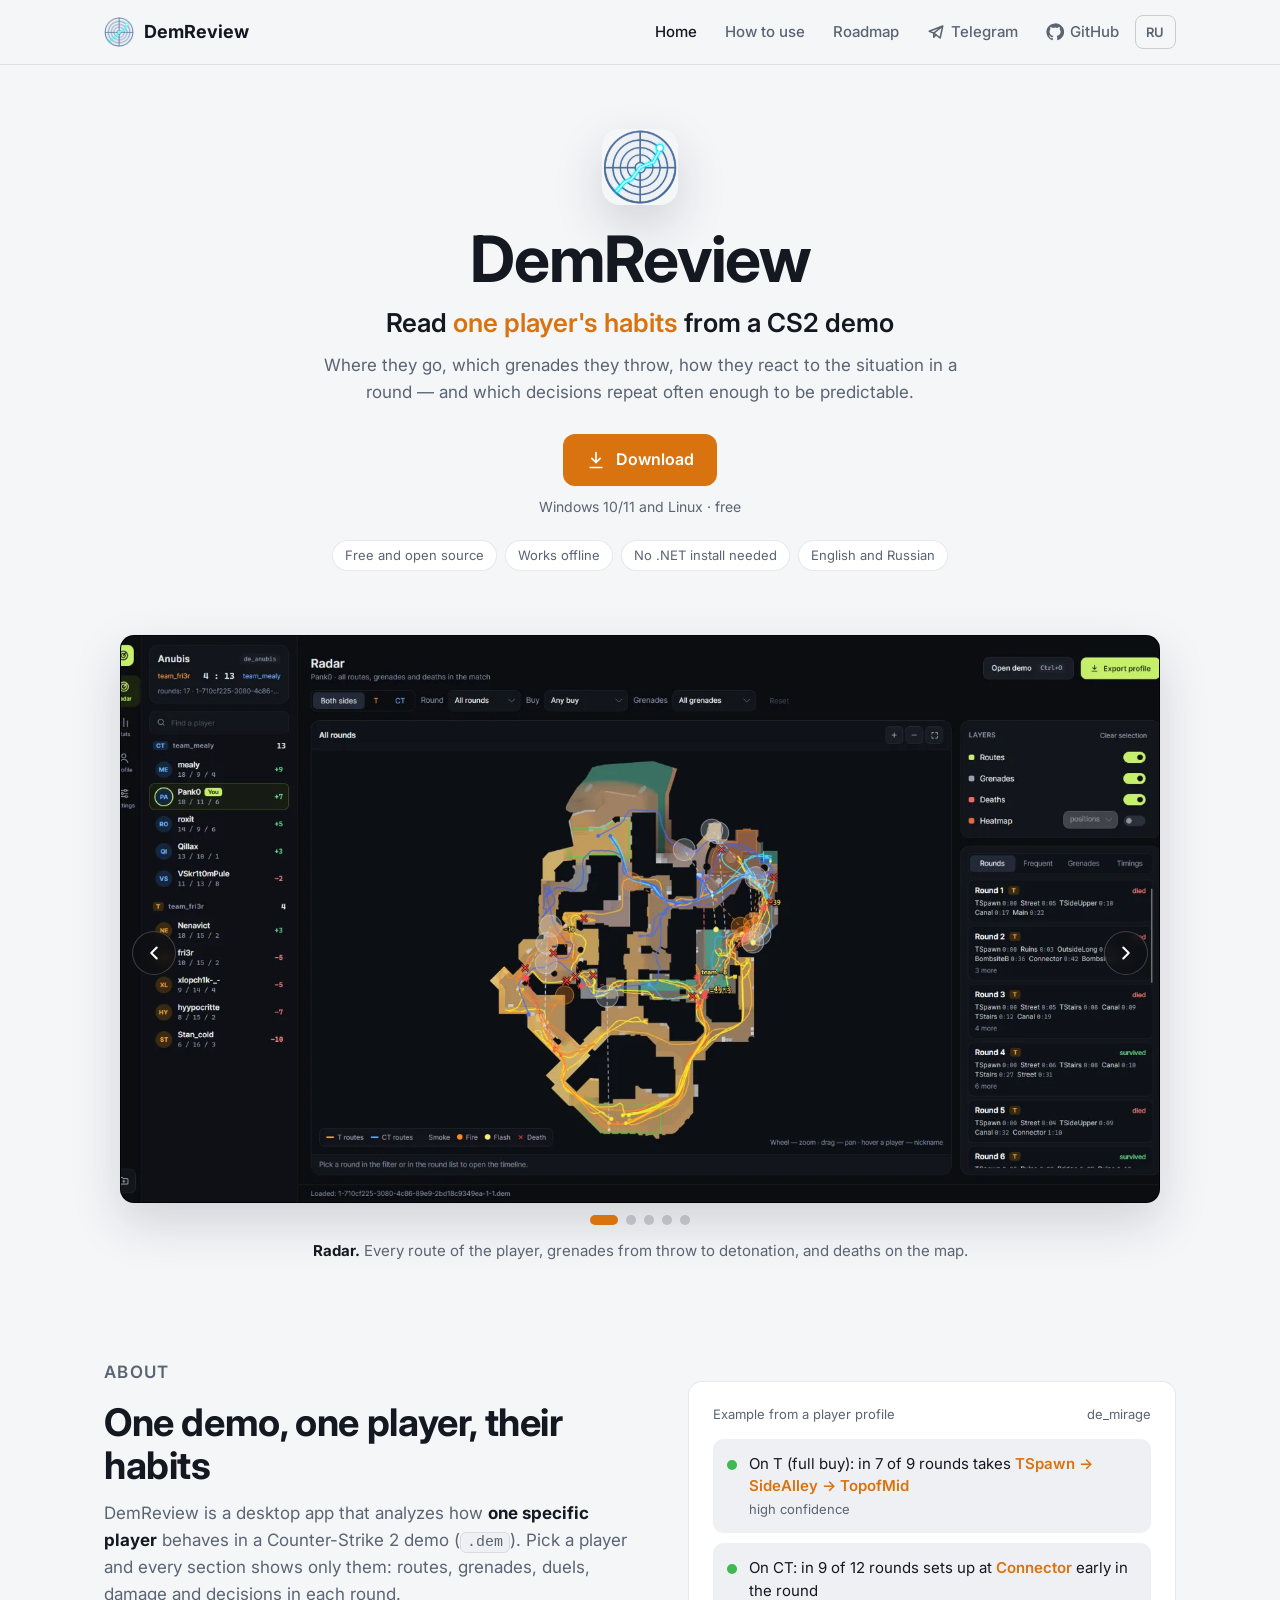
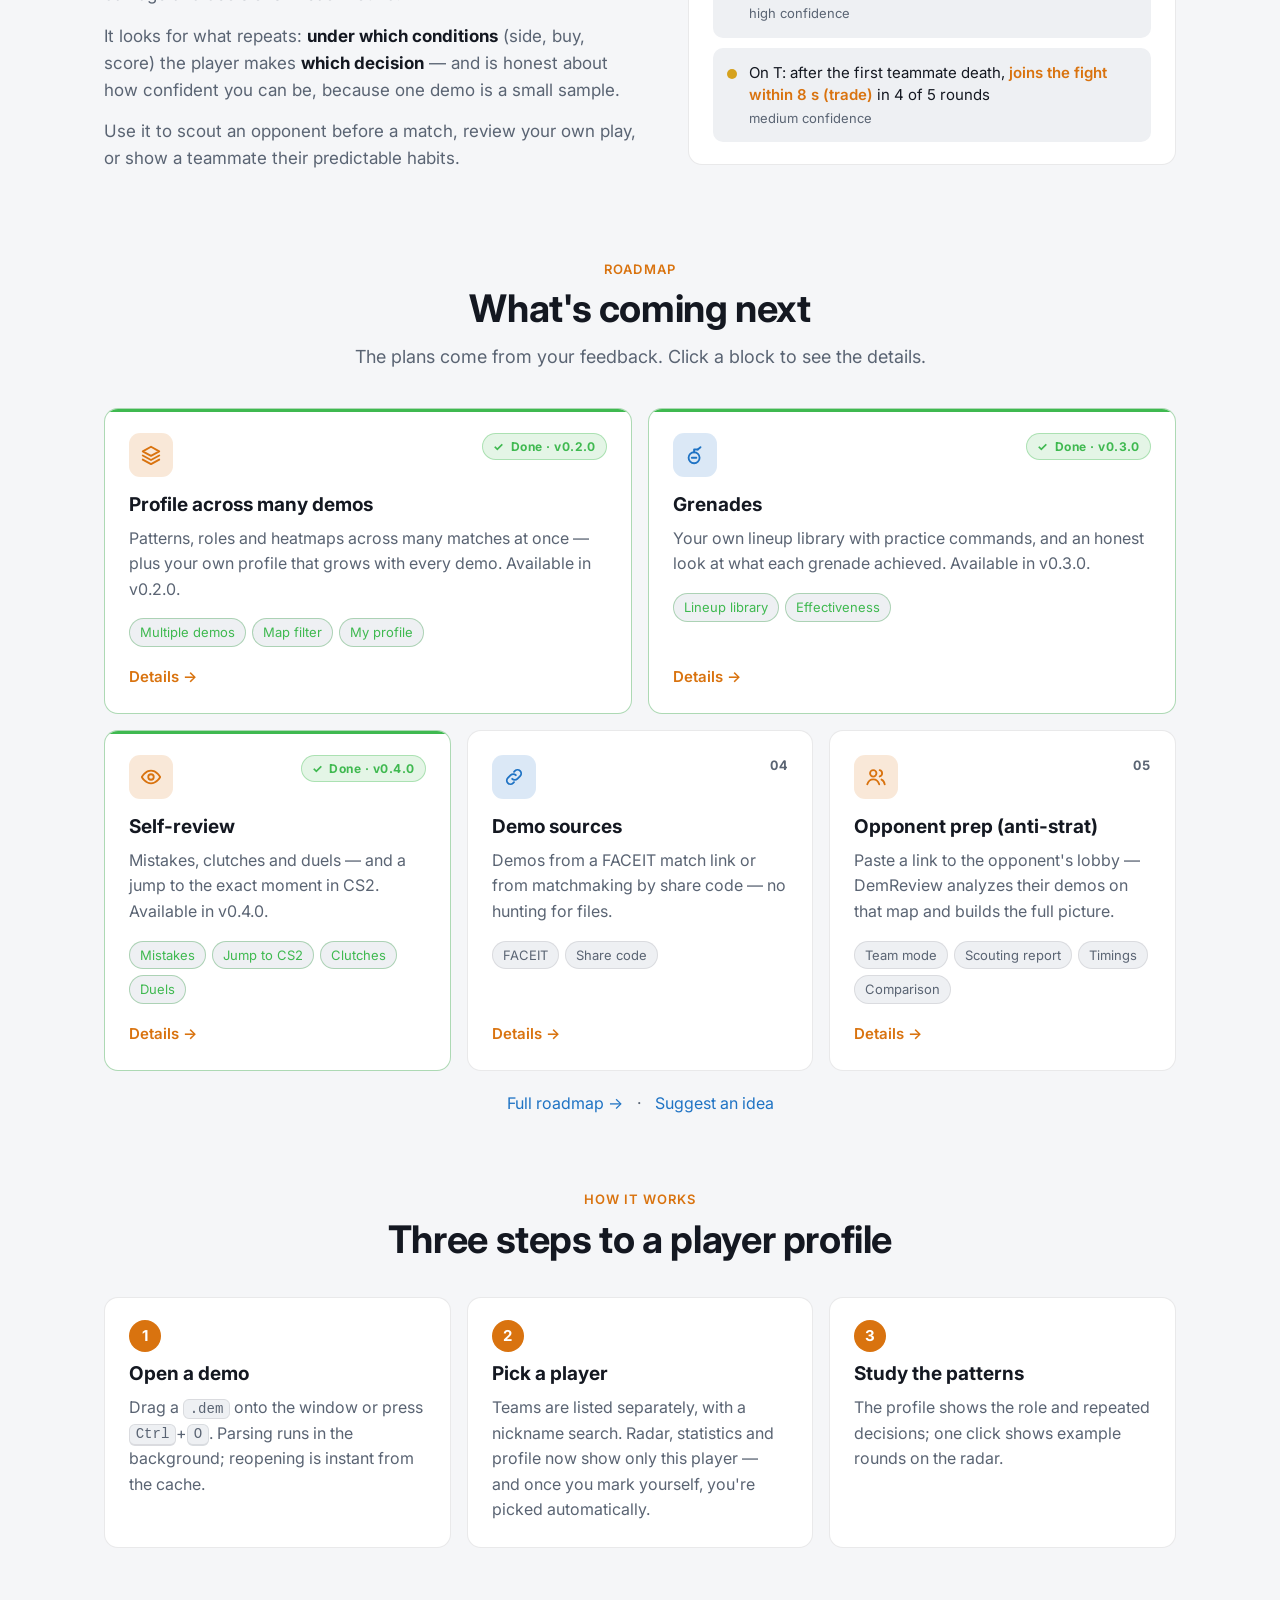
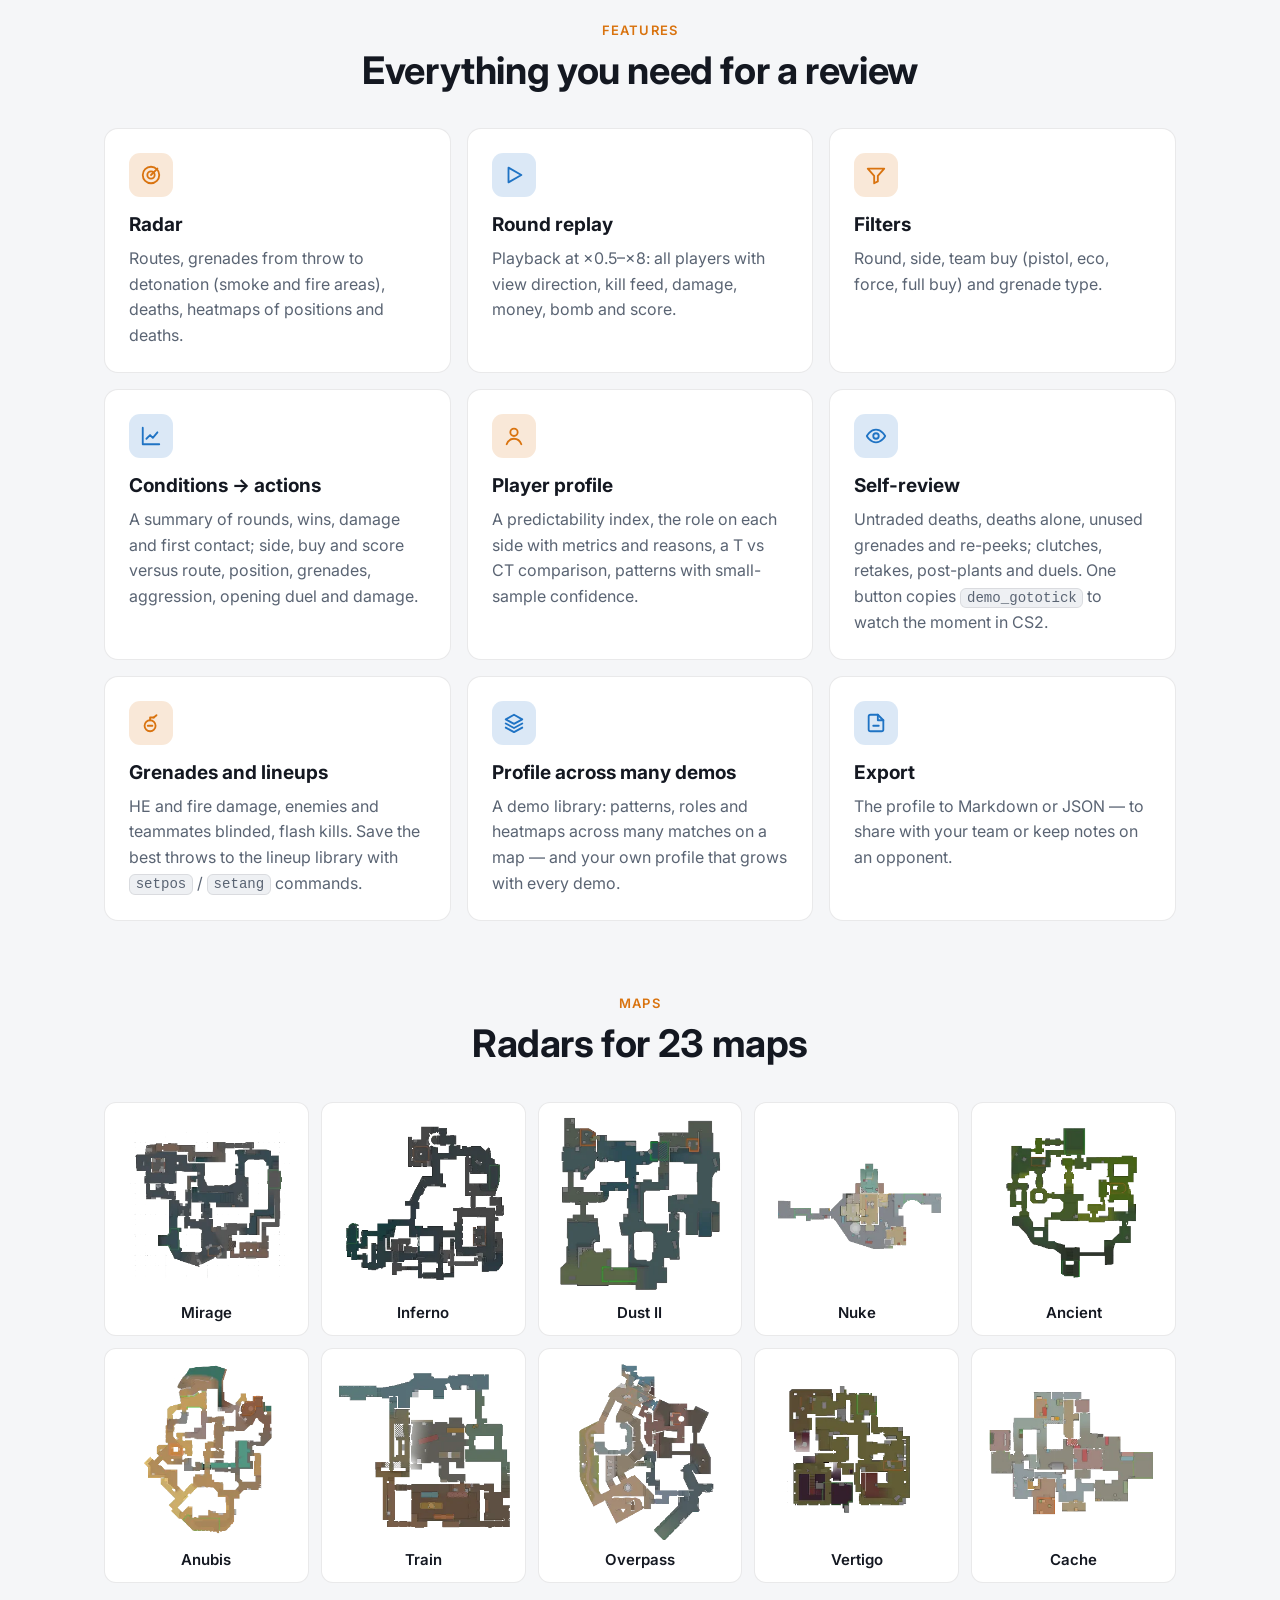
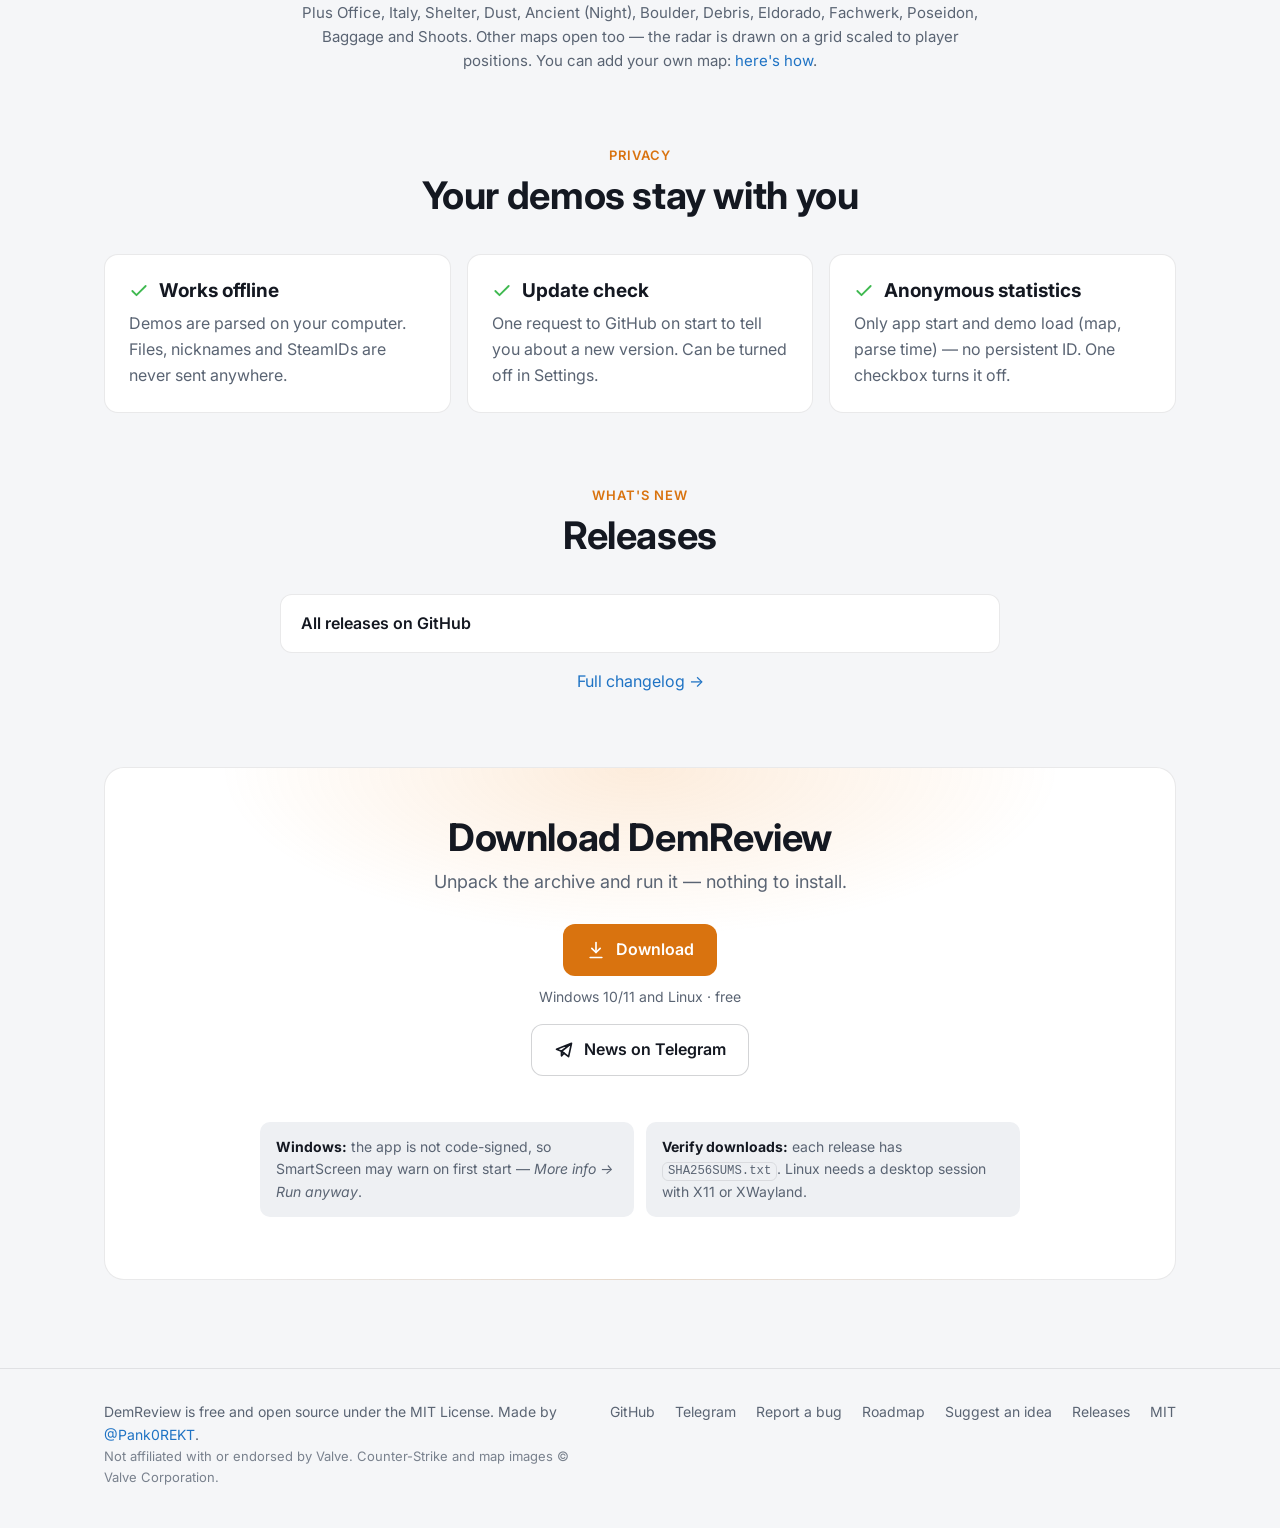
<file: site/index.html>
<!doctype html>
<html lang="en" data-title-ru="DemReview — анализ игрока по демке CS2" data-title-en="DemReview — CS2 demo analysis of one player">
<head>
  <meta charset="utf-8">
  <meta name="viewport" content="width=device-width, initial-scale=1">
  <title>DemReview — CS2 demo analysis of one player</title>
  <script>
    (function () {
      var saved = null;
      try { saved = localStorage.getItem("lang"); } catch (e) {}
      var langs = navigator.languages || [navigator.language || ""];
      var ru = /^(ru|uk|be|kk)/i.test(langs[0] || "");
      document.documentElement.lang = saved === "ru" || saved === "en" ? saved : (ru ? "ru" : "en");
    })();
  </script>
  <meta name="description" content="DemReview analyzes how one specific player behaves in a Counter-Strike 2 demo: routes, grenades, round replay, repeated patterns and a player profile. Free and open source for Windows and Linux.">
  <meta name="theme-color" content="#0e1014">
  <link rel="icon" type="image/png" href="assets/icon.png">
  <meta property="og:type" content="website">
  <meta property="og:title" content="DemReview — CS2 demo analysis of one player">
  <meta property="og:description" content="Routes, grenades, round replay, patterns and a player profile from a single .dem file. Free, open source, Windows & Linux.">
  <meta property="og:image" content="https://pank0rekt.github.io/demreview-cs2/assets/og.png">
  <meta property="og:image:width" content="1200">
  <meta property="og:image:height" content="630">
  <meta property="og:url" content="https://pank0rekt.github.io/demreview-cs2/">
  <meta name="twitter:card" content="summary_large_image">
  <link rel="preconnect" href="https://fonts.googleapis.com">
  <link rel="preconnect" href="https://fonts.gstatic.com" crossorigin>
  <link rel="stylesheet" href="https://fonts.googleapis.com/css2?family=Inter:wght@400;500;600;700&display=swap">
  <link rel="stylesheet" href="assets/style.css">
</head>
<body>
  <a class="skip-link" href="#main">
    <span data-lang="ru">К содержимому</span><span data-lang="en">Skip to content</span>
  </a>

  <header class="site-header">
    <div class="container">
      <a class="brand" href="./" aria-label="DemReview"><img src="assets/icon.png" alt="" width="30" height="30"><span class="brand-name">DemReview</span></a>
      <nav class="nav" aria-label="Main">
        <a class="nav-home" href="./" aria-current="page"><span data-lang="ru">Главная</span><span data-lang="en">Home</span></a>
        <a href="usage.html"><span data-lang="ru"><span class="nav-long">Как пользоваться</span><span class="nav-short">Гайд</span></span><span data-lang="en"><span class="nav-long">How to use</span><span class="nav-short">Guide</span></span></a>
        <a href="roadmap.html"><span data-lang="ru">Планы</span><span data-lang="en">Roadmap</span></a>
        <a class="nav-telegram" href="https://t.me/demreview">
          <svg viewBox="0 0 24 24" fill="none" stroke="currentColor" stroke-width="2" stroke-linecap="round" stroke-linejoin="round" aria-hidden="true"><path d="M21 4 3 11l6 2.5L21 4l-3.5 16L9 13.5"/><path d="M9 13.5V19l3-3.2"/></svg>
          <span>Telegram</span>
        </a>
        <a class="nav-github" href="https://github.com/Pank0REKT/demreview-cs2">
          <svg viewBox="0 0 24 24" fill="currentColor" aria-hidden="true"><path d="M12 .5a11.5 11.5 0 0 0-3.64 22.41c.58.1.79-.25.79-.56v-2c-3.2.7-3.88-1.37-3.88-1.37-.52-1.33-1.28-1.69-1.28-1.69-1.05-.72.08-.7.08-.7 1.16.08 1.77 1.19 1.77 1.19 1.03 1.77 2.7 1.26 3.36.96.1-.75.4-1.26.73-1.55-2.55-.29-5.24-1.28-5.24-5.69 0-1.26.45-2.29 1.19-3.1-.12-.29-.52-1.46.11-3.05 0 0 .97-.31 3.17 1.18a11 11 0 0 1 5.78 0c2.2-1.49 3.17-1.18 3.17-1.18.63 1.59.23 2.76.11 3.05.74.81 1.19 1.84 1.19 3.1 0 4.42-2.7 5.39-5.26 5.68.41.36.78 1.06.78 2.14v3.17c0 .31.21.67.8.56A11.5 11.5 0 0 0 12 .5Z"/></svg>
          <span>GitHub</span>
        </a>
        <button class="lang-toggle" type="button">RU</button>
      </nav>
    </div>
  </header>

  <main id="main">
    <!-- Первый экран -->
    <div class="hero container">
      <img class="hero-icon" src="assets/icon.png" alt="" width="76" height="76">
      <h1>DemReview</h1>
      <p class="tagline">
        <span data-lang="ru">Разбор <em>привычек одного игрока</em> по демке CS2</span>
        <span data-lang="en">Read <em>one player's habits</em> from a CS2 demo</span>
      </p>
      <p class="hero-sub">
        <span data-lang="ru">Куда он ходит, какие гранаты кидает, как реагирует на ситуацию в раунде — и какие решения повторяются настолько часто, что их можно предсказать.</span>
        <span data-lang="en">Where they go, which grenades they throw, how they react to the situation in a round — and which decisions repeat often enough to be predictable.</span>
      </p>

      <div class="download" data-download>
        <div class="download-buttons">
          <a class="btn btn-primary" href="https://github.com/Pank0REKT/demreview-cs2/releases/latest" data-releases-link>
            <svg viewBox="0 0 24 24" fill="none" stroke="currentColor" stroke-width="2" stroke-linecap="round" stroke-linejoin="round" aria-hidden="true"><path d="M12 3v12"/><path d="m7 10 5 5 5-5"/><path d="M5 21h14"/></svg>
            <span data-lang="ru">Скачать</span><span data-lang="en">Download</span>
          </a>
        </div>
        <p class="download-meta">
          <span data-lang="ru">Windows 10/11 и Linux · бесплатно</span><span data-lang="en">Windows 10/11 and Linux · free</span>
        </p>
      </div>

      <ul class="badges">
        <li><span data-lang="ru">Бесплатно и open source</span><span data-lang="en">Free and open source</span></li>
        <li><span data-lang="ru">Работает офлайн</span><span data-lang="en">Works offline</span></li>
        <li><span data-lang="ru">.NET ставить не нужно</span><span data-lang="en">No .NET install needed</span></li>
        <li><span data-lang="ru">Русский и английский</span><span data-lang="en">English and Russian</span></li>
      </ul>
    </div>

    <!-- Карусель скриншотов -->
    <div class="container">
      <div class="carousel" data-carousel aria-roledescription="carousel"
           data-i18n-attr="aria-label" data-ru-aria-label="Скриншоты" data-en-aria-label="Screenshots" aria-label="Screenshots">
        <div class="carousel-viewport">
          <div class="carousel-track">
            <figure class="slide">
              <button type="button" data-full="assets/shots/radar-routes.webp" data-i18n-attr="aria-label" data-ru-aria-label="Увеличить скриншот" data-en-aria-label="Enlarge screenshot" aria-label="Enlarge screenshot">
                <img src="assets/shots/radar-routes.webp" width="1600" height="848" data-i18n-attr="alt"
                     data-ru-alt="Радар: все маршруты, гранаты и смерти одного игрока" data-en-alt="Radar with all routes, grenades and deaths of one player" alt="Radar with all routes, grenades and deaths of one player">
              </button>
              <template><span data-lang="ru"><strong>Радар.</strong> Все маршруты игрока, гранаты от броска до детонации и смерти на подложке карты.</span><span data-lang="en"><strong>Radar.</strong> Every route of the player, grenades from throw to detonation, and deaths on the map.</span></template>
            </figure>
            <figure class="slide">
              <button type="button" data-full="assets/shots/timeline.webp" data-i18n-attr="aria-label" data-ru-aria-label="Увеличить скриншот" data-en-aria-label="Enlarge screenshot" aria-label="Enlarge screenshot">
                <img src="assets/shots/timeline.webp" width="1600" height="848" loading="lazy" data-i18n-attr="alt"
                     data-ru-alt="Повтор раунда: киллфид и всплывающий урон" data-en-alt="Round replay with kill feed and damage pop-ups" alt="Round replay with kill feed and damage pop-ups">
              </button>
              <template><span data-lang="ru"><strong>Повтор раунда.</strong> Таймлайн с воспроизведением, киллфид как в игре, урон над жертвами и контекст момента.</span><span data-lang="en"><strong>Round replay.</strong> A playable timeline, a game-style kill feed, damage pop-ups and the context of the moment.</span></template>
            </figure>
            <figure class="slide">
              <button type="button" data-full="assets/shots/statistics.webp" data-i18n-attr="aria-label" data-ru-aria-label="Увеличить скриншот" data-en-aria-label="Enlarge screenshot" aria-label="Enlarge screenshot">
                <img src="assets/shots/statistics.webp" width="1600" height="848" loading="lazy" data-i18n-attr="alt"
                     data-ru-alt="Статистика: плитки-сводка и таблица ситуаций игрока" data-en-alt="Statistics: summary tiles and the player situations table" alt="Statistics: summary tiles and the player situations table">
              </button>
              <template><span data-lang="ru"><strong>Статистика.</strong> Сводка по раундам, победам, урону и первому контакту, каждый раунд как «условия → решение» и частотные таблицы.</span><span data-lang="en"><strong>Statistics.</strong> A summary of rounds, wins, damage and first contact, every round as "conditions → decision", and frequency tables.</span></template>
            </figure>
            <figure class="slide">
              <button type="button" data-full="assets/shots/profile.webp" data-i18n-attr="aria-label" data-ru-aria-label="Увеличить скриншот" data-en-aria-label="Enlarge screenshot" aria-label="Enlarge screenshot">
                <img src="assets/shots/profile.webp" width="1600" height="848" loading="lazy" data-i18n-attr="alt"
                     data-ru-alt="Профиль игрока: предсказуемость, роли, T против CT и паттерны" data-en-alt="Player profile: predictability, roles, T vs CT and patterns" alt="Player profile: predictability, roles, T vs CT and patterns">
              </button>
              <template><span data-lang="ru"><strong>Профиль игрока.</strong> Предсказуемость, роль на каждой стороне с метриками, сравнение T и CT и паттерны с уверенностью.</span><span data-lang="en"><strong>Player profile.</strong> Predictability, the role on each side with metrics, a T vs CT comparison and patterns with confidence.</span></template>
            </figure>
            <figure class="slide">
              <button type="button" data-full="assets/shots/settings.webp" data-i18n-attr="aria-label" data-ru-aria-label="Увеличить скриншот" data-en-aria-label="Enlarge screenshot" aria-label="Enlarge screenshot">
                <img src="assets/shots/settings.webp" width="1600" height="848" loading="lazy" data-i18n-attr="alt"
                     data-ru-alt="Настройки: язык, основной игрок, кеш и пороги анализа" data-en-alt="Settings: language, main player, cache and analysis thresholds" alt="Settings: language, main player, cache and analysis thresholds">
              </button>
              <template><span data-lang="ru"><strong>Настройки.</strong> Язык, основной игрок, кеш демок и пороги анализа — без правки файлов.</span><span data-lang="en"><strong>Settings.</strong> Language, main player, demo cache and analysis thresholds — no file editing.</span></template>
            </figure>
          </div>
        </div>
        <button class="carousel-btn prev" type="button" data-i18n-attr="aria-label" data-ru-aria-label="Предыдущий" data-en-aria-label="Previous" aria-label="Previous">
          <svg viewBox="0 0 24 24" fill="none" stroke="currentColor" stroke-width="2.2" stroke-linecap="round" stroke-linejoin="round" aria-hidden="true"><path d="m15 18-6-6 6-6"/></svg>
        </button>
        <button class="carousel-btn next" type="button" data-i18n-attr="aria-label" data-ru-aria-label="Следующий" data-en-aria-label="Next" aria-label="Next">
          <svg viewBox="0 0 24 24" fill="none" stroke="currentColor" stroke-width="2.2" stroke-linecap="round" stroke-linejoin="round" aria-hidden="true"><path d="m9 18 6-6-6-6"/></svg>
        </button>
        <div class="carousel-dots"></div>
        <p class="carousel-caption" aria-live="polite"></p>
      </div>
    </div>

    <!-- Что это -->
    <section id="about">
      <div class="container about">
        <div class="about-text">
          <p class="eyebrow"><span data-lang="ru">О программе</span><span data-lang="en">About</span></p>
          <h2><span data-lang="ru">Одна демка — один игрок — его привычки</span><span data-lang="en">One demo, one player, their habits</span></h2>
          <p data-lang="ru">DemReview — десктопное приложение для анализа поведения <strong>конкретного игрока</strong> по демке Counter-Strike 2 (<code>.dem</code>). Выберите игрока — и все разделы покажут только его: маршруты, гранаты, дуэли, урон и решения в каждом раунде.</p>
          <p data-lang="en">DemReview is a desktop app that analyzes how <strong>one specific player</strong> behaves in a Counter-Strike 2 demo (<code>.dem</code>). Pick a player and every section shows only them: routes, grenades, duels, damage and decisions in each round.</p>
          <p data-lang="ru">Программа ищет то, что повторяется: <strong>в каких условиях</strong> (сторона, закупка, счёт) игрок принимает <strong>какое решение</strong> — и честно показывает, насколько уверенным можно быть, ведь одна демка — это малая выборка.</p>
          <p data-lang="en">It looks for what repeats: <strong>under which conditions</strong> (side, buy, score) the player makes <strong>which decision</strong> — and is honest about how confident you can be, because one demo is a small sample.</p>
          <p data-lang="ru">Пригодится, чтобы изучить соперника перед матчем, разобрать свою игру или помочь тиммейту увидеть его предсказуемые привычки.</p>
          <p data-lang="en">Use it to scout an opponent before a match, review your own play, or show a teammate their predictable habits.</p>
        </div>
        <div class="card pattern-card" aria-label="Example">
          <p class="label">
            <span><span data-lang="ru">Пример из профиля игрока</span><span data-lang="en">Example from a player profile</span></span>
            <span>de_mirage</span>
          </p>
          <div class="pattern">
            <span class="dot good" aria-hidden="true"></span>
            <p>
              <span data-lang="ru">На T при закупке «фулл-бай» в 7 из 9 раундов идёт <span class="route">TSpawn → SideAlley → TopofMid</span><span class="share">уверенность высокая</span></span>
              <span data-lang="en">On T (full buy): in 7 of 9 rounds takes <span class="route">TSpawn → SideAlley → TopofMid</span><span class="share">high confidence</span></span>
            </p>
          </div>
          <div class="pattern">
            <span class="dot good" aria-hidden="true"></span>
            <p>
              <span data-lang="ru">На CT в 9 из 12 раундов в начале раунда занимает <span class="route">Connector</span><span class="share">уверенность высокая</span></span>
              <span data-lang="en">On CT: in 9 of 12 rounds sets up at <span class="route">Connector</span> early in the round<span class="share">high confidence</span></span>
            </p>
          </div>
          <div class="pattern">
            <span class="dot warn" aria-hidden="true"></span>
            <p>
              <span data-lang="ru">На T после первой смерти в команде в 4 из 5 раундов в течение 8 с <span class="route">вступает в бой (размен)</span><span class="share">уверенность средняя</span></span>
              <span data-lang="en">On T: after the first teammate death, <span class="route">joins the fight within 8 s (trade)</span> in 4 of 5 rounds<span class="share">medium confidence</span></span>
            </p>
          </div>
        </div>
      </div>
    </section>

    <!-- Дорожная карта: сводка, подробности — roadmap.html -->
    <section id="roadmap">
      <div class="container">
        <div class="section-head">
          <p class="eyebrow"><span data-lang="ru">Дорожная карта</span><span data-lang="en">Roadmap</span></p>
          <h2><span data-lang="ru">Что будет дальше</span><span data-lang="en">What's coming next</span></h2>
          <p class="lead"><span data-lang="ru">Планы собраны из вашей обратной связи. Нажмите на блок — откроются подробности.</span><span data-lang="en">The plans come from your feedback. Click a block to see the details.</span></p>
        </div>
        <ul class="roadmap-grid">
          <li>
            <a class="card roadmap-card is-done" href="roadmap.html#profile">
              <span class="roadmap-card-top">
                <span class="feature-icon"><svg viewBox="0 0 24 24" fill="none" stroke="currentColor" stroke-width="2" stroke-linecap="round" stroke-linejoin="round" aria-hidden="true"><path d="m12 3 9 5-9 5-9-5 9-5Z"/><path d="m3 12.5 9 5 9-5"/><path d="m3 17 9 5 9-5"/></svg></span>
                <span class="status-done"><span data-lang="ru">Готово · v0.2.0</span><span data-lang="en">Done · v0.2.0</span></span>
              </span>
              <h3><span data-lang="ru">Профиль по многим демкам</span><span data-lang="en">Profile across many demos</span></h3>
              <p><span data-lang="ru">Паттерны, роли и тепловые карты сразу по многим матчам — и ваш личный профиль, который растёт с каждой демкой. Уже в v0.2.0.</span><span data-lang="en">Patterns, roles and heatmaps across many matches at once — plus your own profile that grows with every demo. Available in v0.2.0.</span></p>
              <ul class="roadmap-tags">
                <li><span data-lang="ru">Несколько демок</span><span data-lang="en">Multiple demos</span></li>
                <li><span data-lang="ru">Фильтр по карте</span><span data-lang="en">Map filter</span></li>
                <li><span data-lang="ru">Мой профиль</span><span data-lang="en">My profile</span></li>
              </ul>
              <span class="roadmap-more"><span data-lang="ru">Подробнее</span><span data-lang="en">Details</span> →</span>
            </a>
          </li>
          <li>
            <a class="card roadmap-card is-done" href="roadmap.html#grenades">
              <span class="roadmap-card-top">
                <span class="feature-icon ct"><svg viewBox="0 0 24 24" fill="none" stroke="currentColor" stroke-width="2" stroke-linecap="round" stroke-linejoin="round" aria-hidden="true"><circle cx="11" cy="15" r="6"/><path d="M11 9V6h4"/><path d="m15 6 3-2.5"/><path d="M8.5 15h5"/></svg></span>
                <span class="status-done"><span data-lang="ru">Готово · v0.3.0</span><span data-lang="en">Done · v0.3.0</span></span>
              </span>
              <h3><span data-lang="ru">Гранаты</span><span data-lang="en">Grenades</span></h3>
              <p><span data-lang="ru">Своя библиотека раскидок с командами для тренировки и честная оценка пользы каждой гранаты. Уже в v0.3.0.</span><span data-lang="en">Your own lineup library with practice commands, and an honest look at what each grenade achieved. Available in v0.3.0.</span></p>
              <ul class="roadmap-tags">
                <li><span data-lang="ru">Библиотека раскидок</span><span data-lang="en">Lineup library</span></li>
                <li><span data-lang="ru">Эффективность</span><span data-lang="en">Effectiveness</span></li>
              </ul>
              <span class="roadmap-more"><span data-lang="ru">Подробнее</span><span data-lang="en">Details</span> →</span>
            </a>
          </li>
          <li>
            <a class="card roadmap-card is-done" href="roadmap.html#self-review">
              <span class="roadmap-card-top">
                <span class="feature-icon"><svg viewBox="0 0 24 24" fill="none" stroke="currentColor" stroke-width="2" stroke-linecap="round" stroke-linejoin="round" aria-hidden="true"><path d="M2 12s3.5-7 10-7 10 7 10 7-3.5 7-10 7S2 12 2 12Z"/><circle cx="12" cy="12" r="3"/></svg></span>
                <span class="status-done"><span data-lang="ru">Готово · v0.4.0</span><span data-lang="en">Done · v0.4.0</span></span>
              </span>
              <h3><span data-lang="ru">Разбор своей игры</span><span data-lang="en">Self-review</span></h3>
              <p><span data-lang="ru">Ошибки, клатчи и дуэли — и переход к нужному моменту прямо в CS2. Уже в v0.4.0.</span><span data-lang="en">Mistakes, clutches and duels — and a jump to the exact moment in CS2. Available in v0.4.0.</span></p>
              <ul class="roadmap-tags">
                <li><span data-lang="ru">Ошибки</span><span data-lang="en">Mistakes</span></li>
                <li><span data-lang="ru">Момент в CS2</span><span data-lang="en">Jump to CS2</span></li>
                <li><span data-lang="ru">Клатчи</span><span data-lang="en">Clutches</span></li>
                <li><span data-lang="ru">Дуэли</span><span data-lang="en">Duels</span></li>
              </ul>
              <span class="roadmap-more"><span data-lang="ru">Подробнее</span><span data-lang="en">Details</span> →</span>
            </a>
          </li>
          <li>
            <a class="card roadmap-card" href="roadmap.html#sources">
              <span class="roadmap-card-top">
                <span class="feature-icon ct"><svg viewBox="0 0 24 24" fill="none" stroke="currentColor" stroke-width="2" stroke-linecap="round" stroke-linejoin="round" aria-hidden="true"><path d="M10 14a4 4 0 0 0 5.66 0l3-3a4 4 0 0 0-5.66-5.66l-1 1"/><path d="M14 10a4 4 0 0 0-5.66 0l-3 3a4 4 0 0 0 5.66 5.66l1-1"/></svg></span>
                <span class="roadmap-num">04</span>
              </span>
              <h3><span data-lang="ru">Источники демок</span><span data-lang="en">Demo sources</span></h3>
              <p><span data-lang="ru">Демка по ссылке на матч FACEIT и из матчмейкинга по share code — без ручного поиска файлов.</span><span data-lang="en">Demos from a FACEIT match link or from matchmaking by share code — no hunting for files.</span></p>
              <ul class="roadmap-tags">
                <li>FACEIT</li>
                <li>Share code</li>
              </ul>
              <span class="roadmap-more"><span data-lang="ru">Подробнее</span><span data-lang="en">Details</span> →</span>
            </a>
          </li>
          <li>
            <a class="card roadmap-card" href="roadmap.html#anti-strat">
              <span class="roadmap-card-top">
                <span class="feature-icon"><svg viewBox="0 0 24 24" fill="none" stroke="currentColor" stroke-width="2" stroke-linecap="round" stroke-linejoin="round" aria-hidden="true"><circle cx="9" cy="8" r="3.5"/><path d="M2.5 20c1-3.5 3.5-5.5 6.5-5.5s5.5 2 6.5 5.5"/><path d="M16 4.6a3.5 3.5 0 0 1 0 6.8"/><path d="M18 14.8c1.8.7 3 2.4 3.5 5.2"/></svg></span>
                <span class="roadmap-num">05</span>
              </span>
              <h3><span data-lang="ru">Подготовка к сопернику</span><span data-lang="en">Opponent prep (anti-strat)</span></h3>
              <p><span data-lang="ru">Вставьте ссылку на лобби соперника — DemReview разберёт их демки на этой карте и соберёт готовую картину.</span><span data-lang="en">Paste a link to the opponent's lobby — DemReview analyzes their demos on that map and builds the full picture.</span></p>
              <ul class="roadmap-tags">
                <li><span data-lang="ru">Режим «команда»</span><span data-lang="en">Team mode</span></li>
                <li><span data-lang="ru">Досье</span><span data-lang="en">Scouting report</span></li>
                <li><span data-lang="ru">Тайминги</span><span data-lang="en">Timings</span></li>
                <li><span data-lang="ru">Сравнение</span><span data-lang="en">Comparison</span></li>
              </ul>
              <span class="roadmap-more"><span data-lang="ru">Подробнее</span><span data-lang="en">Details</span> →</span>
            </a>
          </li>
        </ul>
        <p class="roadmap-footer">
          <a href="roadmap.html"><span data-lang="ru">Вся дорожная карта →</span><span data-lang="en">Full roadmap →</span></a>
          <span class="sep" aria-hidden="true">·</span>
          <a href="https://github.com/Pank0REKT/demreview-cs2/discussions/1"><span data-lang="ru">Предложить идею</span><span data-lang="en">Suggest an idea</span></a>
        </p>
      </div>
    </section>

    <!-- Как это работает -->
    <section id="how">
      <div class="container">
        <div class="section-head">
          <p class="eyebrow"><span data-lang="ru">Как это работает</span><span data-lang="en">How it works</span></p>
          <h2><span data-lang="ru">Три шага до профиля игрока</span><span data-lang="en">Three steps to a player profile</span></h2>
        </div>
        <ol class="steps">
          <li class="card">
            <h3><span data-lang="ru">Откройте демку</span><span data-lang="en">Open a demo</span></h3>
            <p><span data-lang="ru">Перетащите <code>.dem</code> на окно или нажмите <kbd>Ctrl</kbd>+<kbd>O</kbd>. Разбор идёт в фоне, повторное открытие — из кеша за секунды.</span><span data-lang="en">Drag a <code>.dem</code> onto the window or press <kbd>Ctrl</kbd>+<kbd>O</kbd>. Parsing runs in the background; reopening is instant from the cache.</span></p>
          </li>
          <li class="card">
            <h3><span data-lang="ru">Выберите игрока</span><span data-lang="en">Pick a player</span></h3>
            <p><span data-lang="ru">Команды — отдельными списками, есть поиск по нику. Радар, статистика и профиль сразу показывают только этого игрока, а себя можно отметить один раз — дальше вы выбраны автоматически.</span><span data-lang="en">Teams are listed separately, with a nickname search. Radar, statistics and profile now show only this player — and once you mark yourself, you're picked automatically.</span></p>
          </li>
          <li class="card">
            <h3><span data-lang="ru">Изучите паттерны</span><span data-lang="en">Study the patterns</span></h3>
            <p><span data-lang="ru">Профиль покажет роль и повторяющиеся решения; один клик — примеры раундов на радаре.</span><span data-lang="en">The profile shows the role and repeated decisions; one click shows example rounds on the radar.</span></p>
          </li>
        </ol>
      </div>
    </section>

    <!-- Возможности -->
    <section id="features">
      <div class="container">
        <div class="section-head">
          <p class="eyebrow"><span data-lang="ru">Возможности</span><span data-lang="en">Features</span></p>
          <h2><span data-lang="ru">Всё, что нужно для разбора</span><span data-lang="en">Everything you need for a review</span></h2>
        </div>
        <div class="features">
          <div class="card">
            <div class="feature-icon"><svg viewBox="0 0 24 24" fill="none" stroke="currentColor" stroke-width="2" stroke-linecap="round" stroke-linejoin="round" aria-hidden="true"><circle cx="12" cy="12" r="9"/><circle cx="12" cy="12" r="4"/><path d="M12 12 19 5"/></svg></div>
            <h3><span data-lang="ru">Радар</span><span data-lang="en">Radar</span></h3>
            <p><span data-lang="ru">Маршруты, гранаты от броска до детонации (зоны дыма и огня), смерти, тепловые карты позиций и смертей.</span><span data-lang="en">Routes, grenades from throw to detonation (smoke and fire areas), deaths, heatmaps of positions and deaths.</span></p>
          </div>
          <div class="card">
            <div class="feature-icon ct"><svg viewBox="0 0 24 24" fill="none" stroke="currentColor" stroke-width="2" stroke-linecap="round" stroke-linejoin="round" aria-hidden="true"><polygon points="6 4 20 12 6 20 6 4"/></svg></div>
            <h3><span data-lang="ru">Повтор раунда</span><span data-lang="en">Round replay</span></h3>
            <p><span data-lang="ru">Воспроизведение ×0,5–×8: все игроки с направлением взгляда, киллфид, урон, деньги, бомба и счёт.</span><span data-lang="en">Playback at ×0.5–×8: all players with view direction, kill feed, damage, money, bomb and score.</span></p>
          </div>
          <div class="card">
            <div class="feature-icon"><svg viewBox="0 0 24 24" fill="none" stroke="currentColor" stroke-width="2" stroke-linecap="round" stroke-linejoin="round" aria-hidden="true"><path d="M3 5h18l-7 8v6l-4 2v-8L3 5Z"/></svg></div>
            <h3><span data-lang="ru">Фильтры</span><span data-lang="en">Filters</span></h3>
            <p><span data-lang="ru">Раунд, сторона, закупка команды (пистолетка, эко, форс, фулл-бай) и тип гранаты.</span><span data-lang="en">Round, side, team buy (pistol, eco, force, full buy) and grenade type.</span></p>
          </div>
          <div class="card">
            <div class="feature-icon ct"><svg viewBox="0 0 24 24" fill="none" stroke="currentColor" stroke-width="2" stroke-linecap="round" stroke-linejoin="round" aria-hidden="true"><path d="M3 3v18h18"/><path d="M7 15l4-4 3 3 5-6"/></svg></div>
            <h3><span data-lang="ru">Условия → действия</span><span data-lang="en">Conditions → actions</span></h3>
            <p><span data-lang="ru">Сводка по раундам, победам, урону и первому контакту; сторона, закупка и счёт против маршрута, позиции, гранат, агрессии, первой дуэли и урона.</span><span data-lang="en">A summary of rounds, wins, damage and first contact; side, buy and score versus route, position, grenades, aggression, opening duel and damage.</span></p>
          </div>
          <div class="card">
            <div class="feature-icon"><svg viewBox="0 0 24 24" fill="none" stroke="currentColor" stroke-width="2" stroke-linecap="round" stroke-linejoin="round" aria-hidden="true"><circle cx="12" cy="8" r="4"/><path d="M4 21c1.5-4 4.5-6 8-6s6.5 2 8 6"/></svg></div>
            <h3><span data-lang="ru">Профиль игрока</span><span data-lang="en">Player profile</span></h3>
            <p><span data-lang="ru">Индекс предсказуемости, роль на каждой стороне с метриками и обоснованием, сравнение T и CT, паттерны с уверенностью по малой выборке.</span><span data-lang="en">A predictability index, the role on each side with metrics and reasons, a T vs CT comparison, patterns with small-sample confidence.</span></p>
          </div>
          <div class="card">
            <div class="feature-icon ct"><svg viewBox="0 0 24 24" fill="none" stroke="currentColor" stroke-width="2" stroke-linecap="round" stroke-linejoin="round" aria-hidden="true"><path d="M2 12s3.5-7 10-7 10 7 10 7-3.5 7-10 7S2 12 2 12Z"/><circle cx="12" cy="12" r="3"/></svg></div>
            <h3><span data-lang="ru">Разбор игры</span><span data-lang="en">Self-review</span></h3>
            <p><span data-lang="ru">Смерти без размена, в одиночку, с неброшенными гранатами и повторные пики; клатчи, ретейки, пост-плант и дуэли. Одна кнопка копирует <code>demo_gototick</code> — момент сразу в CS2.</span><span data-lang="en">Untraded deaths, deaths alone, unused grenades and re-peeks; clutches, retakes, post-plants and duels. One button copies <code>demo_gototick</code> to watch the moment in CS2.</span></p>
          </div>
          <div class="card">
            <div class="feature-icon"><svg viewBox="0 0 24 24" fill="none" stroke="currentColor" stroke-width="2" stroke-linecap="round" stroke-linejoin="round" aria-hidden="true"><circle cx="11" cy="15" r="6"/><path d="M11 9V6h4"/><path d="m15 6 3-2.5"/><path d="M8.5 15h5"/></svg></div>
            <h3><span data-lang="ru">Гранаты и раскидки</span><span data-lang="en">Grenades and lineups</span></h3>
            <p><span data-lang="ru">Урон HE и огня, ослеплённые противники и свои, убийства ослеплённых. Лучшие броски — в библиотеку раскидок с командами <code>setpos</code> / <code>setang</code>.</span><span data-lang="en">HE and fire damage, enemies and teammates blinded, flash kills. Save the best throws to the lineup library with <code>setpos</code> / <code>setang</code> commands.</span></p>
          </div>
          <div class="card">
            <div class="feature-icon ct"><svg viewBox="0 0 24 24" fill="none" stroke="currentColor" stroke-width="2" stroke-linecap="round" stroke-linejoin="round" aria-hidden="true"><path d="m12 3 9 5-9 5-9-5 9-5Z"/><path d="m3 12.5 9 5 9-5"/><path d="m3 17 9 5 9-5"/></svg></div>
            <h3><span data-lang="ru">Профиль по многим демкам</span><span data-lang="en">Profile across many demos</span></h3>
            <p><span data-lang="ru">Библиотека демок: паттерны, роли и тепловые карты сразу по многим матчам на карте — и ваш профиль, который растёт с каждой демкой.</span><span data-lang="en">A demo library: patterns, roles and heatmaps across many matches on a map — and your own profile that grows with every demo.</span></p>
          </div>
          <div class="card">
            <div class="feature-icon ct"><svg viewBox="0 0 24 24" fill="none" stroke="currentColor" stroke-width="2" stroke-linecap="round" stroke-linejoin="round" aria-hidden="true"><path d="M14 3H6a2 2 0 0 0-2 2v14a2 2 0 0 0 2 2h12a2 2 0 0 0 2-2V9l-6-6Z"/><path d="M14 3v6h6"/><path d="M9 15h6"/></svg></div>
            <h3><span data-lang="ru">Экспорт</span><span data-lang="en">Export</span></h3>
            <p><span data-lang="ru">Профиль в Markdown или JSON — чтобы поделиться с командой или сохранить заметки к сопернику.</span><span data-lang="en">The profile to Markdown or JSON — to share with your team or keep notes on an opponent.</span></p>
          </div>
        </div>
      </div>
    </section>

    <!-- Карты -->
    <section id="maps">
      <div class="container">
        <div class="section-head">
          <p class="eyebrow"><span data-lang="ru">Карты</span><span data-lang="en">Maps</span></p>
          <h2><span data-lang="ru">Радары для 23 карт</span><span data-lang="en">Radars for 23 maps</span></h2>
        </div>
        <ul class="maps">
          <li><img src="assets/maps/de_mirage.webp" alt="" width="320" height="320" loading="lazy">Mirage</li>
          <li><img src="assets/maps/de_inferno.webp" alt="" width="320" height="320" loading="lazy">Inferno</li>
          <li><img src="assets/maps/de_dust2.webp" alt="" width="320" height="320" loading="lazy">Dust II</li>
          <li><img src="assets/maps/de_nuke.webp" alt="" width="320" height="320" loading="lazy">Nuke</li>
          <li><img src="assets/maps/de_ancient.webp" alt="" width="320" height="320" loading="lazy">Ancient</li>
          <li><img src="assets/maps/de_anubis.webp" alt="" width="320" height="320" loading="lazy">Anubis</li>
          <li><img src="assets/maps/de_train.webp" alt="" width="320" height="320" loading="lazy">Train</li>
          <li><img src="assets/maps/de_overpass.webp" alt="" width="320" height="320" loading="lazy">Overpass</li>
          <li><img src="assets/maps/de_vertigo.webp" alt="" width="320" height="320" loading="lazy">Vertigo</li>
          <li><img src="assets/maps/de_cache.webp" alt="" width="320" height="320" loading="lazy">Cache</li>
        </ul>
        <p class="maps-note">
          <span data-lang="ru">А также Office, Italy, Shelter, Dust, Ancient (Night), Boulder, Debris, Eldorado, Fachwerk, Poseidon, Baggage и Shoots. Другие карты тоже открываются — радар рисуется на сетке с масштабом по позициям игроков. Свою карту можно добавить: <a href="usage.html#faq-map">как это сделать</a>.</span>
          <span data-lang="en">Plus Office, Italy, Shelter, Dust, Ancient (Night), Boulder, Debris, Eldorado, Fachwerk, Poseidon, Baggage and Shoots. Other maps open too — the radar is drawn on a grid scaled to player positions. You can add your own map: <a href="usage.html#faq-map">here's how</a>.</span>
        </p>
      </div>
    </section>

    <!-- Приватность -->
    <section id="privacy">
      <div class="container">
        <div class="section-head">
          <p class="eyebrow"><span data-lang="ru">Приватность</span><span data-lang="en">Privacy</span></p>
          <h2><span data-lang="ru">Ваши демки остаются у вас</span><span data-lang="en">Your demos stay with you</span></h2>
        </div>
        <div class="privacy">
          <div class="card">
            <h3><svg viewBox="0 0 24 24" fill="none" stroke="currentColor" stroke-width="2.2" stroke-linecap="round" stroke-linejoin="round" aria-hidden="true"><path d="M20 6 9 17l-5-5"/></svg><span data-lang="ru">Работает офлайн</span><span data-lang="en">Works offline</span></h3>
            <p><span data-lang="ru">Демки разбираются на вашем компьютере. Файлы, ники и SteamID никуда не отправляются.</span><span data-lang="en">Demos are parsed on your computer. Files, nicknames and SteamIDs are never sent anywhere.</span></p>
          </div>
          <div class="card">
            <h3><svg viewBox="0 0 24 24" fill="none" stroke="currentColor" stroke-width="2.2" stroke-linecap="round" stroke-linejoin="round" aria-hidden="true"><path d="M20 6 9 17l-5-5"/></svg><span data-lang="ru">Проверка обновлений</span><span data-lang="en">Update check</span></h3>
            <p><span data-lang="ru">Один запрос к GitHub при запуске, чтобы сообщить о новой версии. Отключается в настройках.</span><span data-lang="en">One request to GitHub on start to tell you about a new version. Can be turned off in Settings.</span></p>
          </div>
          <div class="card">
            <h3><svg viewBox="0 0 24 24" fill="none" stroke="currentColor" stroke-width="2.2" stroke-linecap="round" stroke-linejoin="round" aria-hidden="true"><path d="M20 6 9 17l-5-5"/></svg><span data-lang="ru">Анонимная статистика</span><span data-lang="en">Anonymous statistics</span></h3>
            <p><span data-lang="ru">Только запуск и загрузка демки (карта, время разбора) — без постоянного ID. Отключается одним флажком.</span><span data-lang="en">Only app start and demo load (map, parse time) — no persistent ID. One checkbox turns it off.</span></p>
          </div>
        </div>
      </div>
    </section>

    <!-- Что нового -->
    <section id="releases">
      <div class="container">
        <div class="section-head">
          <p class="eyebrow"><span data-lang="ru">Что нового</span><span data-lang="en">What's new</span></p>
          <h2><span data-lang="ru">Релизы</span><span data-lang="en">Releases</span></h2>
        </div>
        <ul class="releases" data-releases>
          <li><a href="https://github.com/Pank0REKT/demreview-cs2/releases" ><span class="ver"><span data-lang="ru">Все релизы на GitHub</span><span data-lang="en">All releases on GitHub</span></span></a></li>
        </ul>
        <p class="releases-more">
          <a href="https://github.com/Pank0REKT/demreview-cs2/blob/main/CHANGELOG.md"><span data-lang="ru">Полный список изменений →</span><span data-lang="en">Full changelog →</span></a>
        </p>
      </div>
    </section>

    <!-- Скачать -->
    <div class="container">
      <div class="cta" id="download">
        <h2><span data-lang="ru">Скачать DemReview</span><span data-lang="en">Download DemReview</span></h2>
        <p class="lead"><span data-lang="ru">Распакуйте архив и запустите — устанавливать ничего не нужно.</span><span data-lang="en">Unpack the archive and run it — nothing to install.</span></p>
        <div class="download" data-download>
          <div class="download-buttons">
            <a class="btn btn-primary" href="https://github.com/Pank0REKT/demreview-cs2/releases/latest" data-releases-link>
              <svg viewBox="0 0 24 24" fill="none" stroke="currentColor" stroke-width="2" stroke-linecap="round" stroke-linejoin="round" aria-hidden="true"><path d="M12 3v12"/><path d="m7 10 5 5 5-5"/><path d="M5 21h14"/></svg>
              <span data-lang="ru">Скачать</span><span data-lang="en">Download</span>
            </a>
          </div>
          <p class="download-meta">
            <span data-lang="ru">Windows 10/11 и Linux · бесплатно</span><span data-lang="en">Windows 10/11 and Linux · free</span>
          </p>
        </div>
        <div class="download-buttons cta-telegram">
          <a class="btn btn-ghost" href="https://t.me/demreview">
            <svg viewBox="0 0 24 24" fill="none" stroke="currentColor" stroke-width="2" stroke-linecap="round" stroke-linejoin="round" aria-hidden="true"><path d="M21 4 3 11l6 2.5L21 4l-3.5 16L9 13.5"/><path d="M9 13.5V19l3-3.2"/></svg>
            <span data-lang="ru">Новости в Telegram</span><span data-lang="en">News on Telegram</span>
          </a>
        </div>
        <div class="cta-notes">
          <p class="note"><span data-lang="ru"><strong>Windows:</strong> программа не подписана, поэтому SmartScreen может предупредить при первом запуске — «Подробнее → Выполнить в любом случае».</span><span data-lang="en"><strong>Windows:</strong> the app is not code-signed, so SmartScreen may warn on first start — <em>More info → Run anyway</em>.</span></p>
          <p class="note"><span data-lang="ru"><strong>Проверка файлов:</strong> к каждому релизу приложен <code>SHA256SUMS.txt</code>. На Linux нужен графический сеанс с X11 или XWayland.</span><span data-lang="en"><strong>Verify downloads:</strong> each release has <code>SHA256SUMS.txt</code>. Linux needs a desktop session with X11 or XWayland.</span></p>
        </div>
      </div>
    </div>
  </main>

  <footer class="site-footer">
    <div class="container">
      <div>
        <p><span data-lang="ru">DemReview — бесплатный проект с открытым кодом под лицензией MIT. Автор — <a href="https://github.com/Pank0REKT">@Pank0REKT</a>.</span><span data-lang="en">DemReview is free and open source under the MIT License. Made by <a href="https://github.com/Pank0REKT">@Pank0REKT</a>.</span></p>
        <p class="disclaimer"><span data-lang="ru">Не связан с Valve и не одобрен ею. Counter-Strike и изображения карт — © Valve Corporation.</span><span data-lang="en">Not affiliated with or endorsed by Valve. Counter-Strike and map images © Valve Corporation.</span></p>
      </div>
      <ul class="footer-links">
        <li><a href="https://github.com/Pank0REKT/demreview-cs2">GitHub</a></li>
        <li><a href="https://t.me/demreview">Telegram</a></li>
        <li><a href="https://github.com/Pank0REKT/demreview-cs2/issues"><span data-lang="ru">Сообщить об ошибке</span><span data-lang="en">Report a bug</span></a></li>
        <li><a href="roadmap.html"><span data-lang="ru">Дорожная карта</span><span data-lang="en">Roadmap</span></a></li>
        <li><a href="https://github.com/Pank0REKT/demreview-cs2/discussions/1"><span data-lang="ru">Предложить идею</span><span data-lang="en">Suggest an idea</span></a></li>
        <li><a href="https://github.com/Pank0REKT/demreview-cs2/releases"><span data-lang="ru">Релизы</span><span data-lang="en">Releases</span></a></li>
        <li><a href="https://github.com/Pank0REKT/demreview-cs2/blob/main/LICENSE">MIT</a></li>
      </ul>
    </div>
  </footer>

  <dialog class="lightbox">
    <form method="dialog"><button type="submit" aria-label="Close">×</button></form>
    <img alt="">
  </dialog>

  <script src="assets/site.js" defer></script>
</body>
</html>
</file>
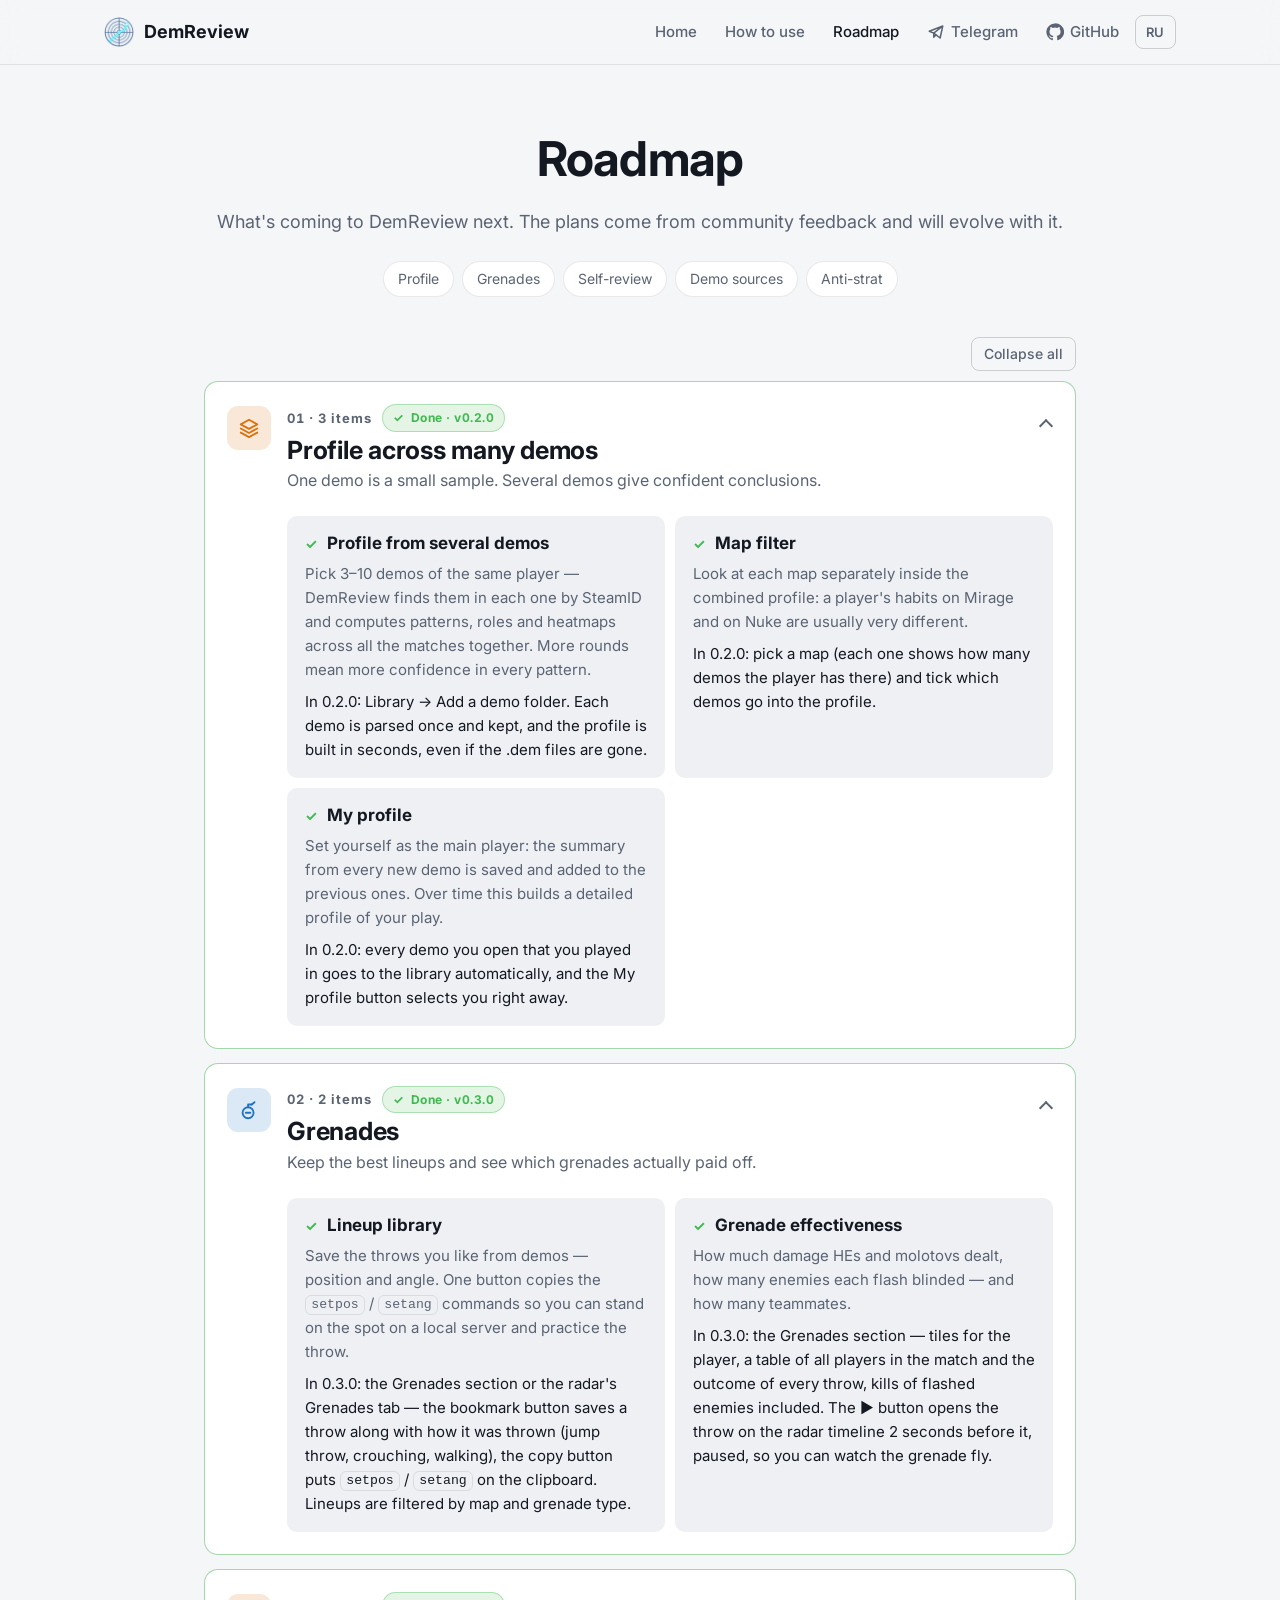
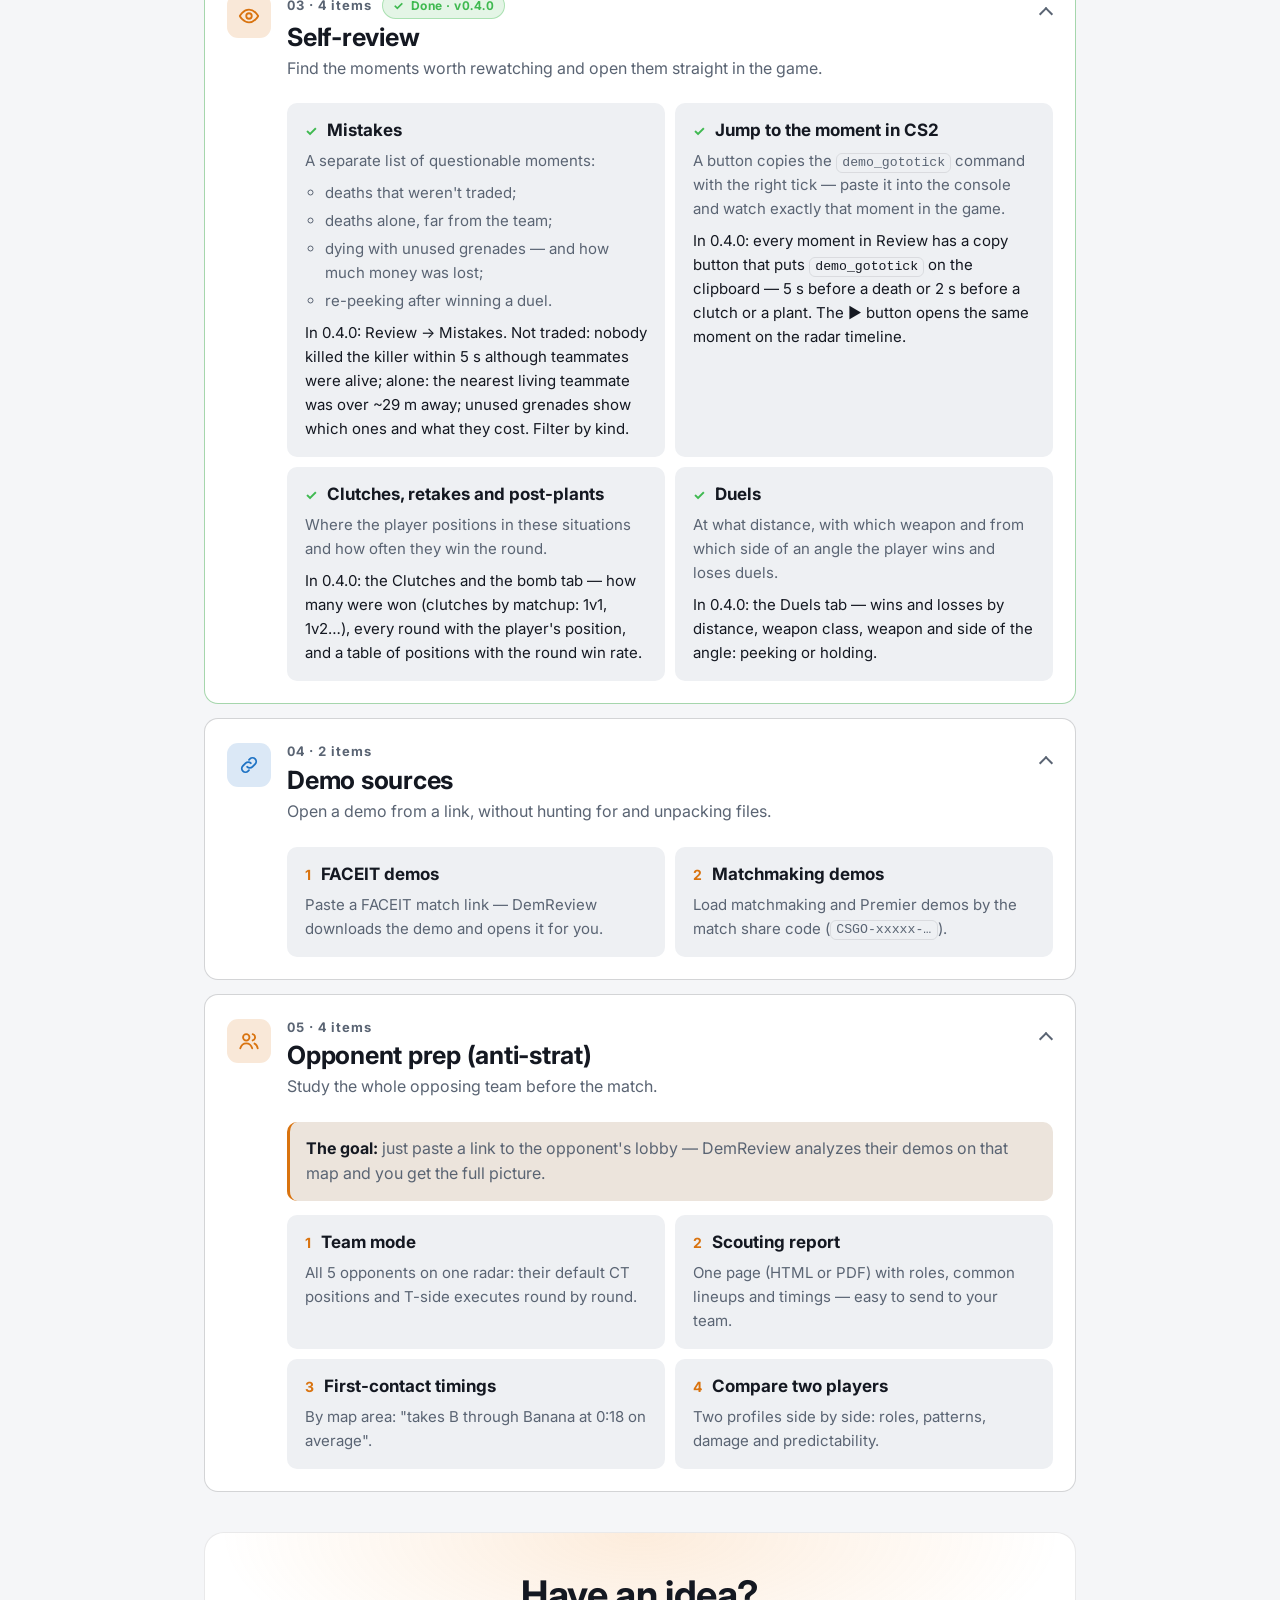
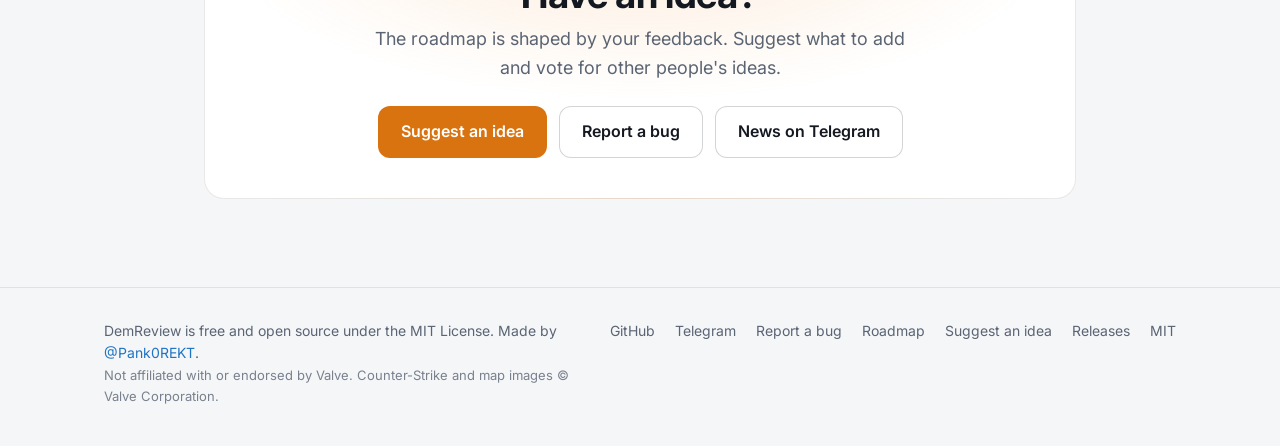
<file: site/roadmap.html>
<!doctype html>
<html lang="en" data-title-ru="Дорожная карта — DemReview" data-title-en="Roadmap — DemReview">
<head>
  <meta charset="utf-8">
  <meta name="viewport" content="width=device-width, initial-scale=1">
  <title>Roadmap — DemReview</title>
  <script>
    (function () {
      var saved = null;
      try { saved = localStorage.getItem("lang"); } catch (e) {}
      var langs = navigator.languages || [navigator.language || ""];
      var ru = /^(ru|uk|be|kk)/i.test(langs[0] || "");
      document.documentElement.lang = saved === "ru" || saved === "en" ? saved : (ru ? "ru" : "en");
    })();
  </script>
  <meta name="description" content="DemReview roadmap: player profile across many demos, grenade lineup library, self-review, FACEIT and matchmaking demos, opponent preparation (anti-strat).">
  <meta name="theme-color" content="#0e1014">
  <link rel="icon" type="image/png" href="assets/icon.png">
  <meta property="og:type" content="website">
  <meta property="og:title" content="DemReview roadmap">
  <meta property="og:description" content="What's coming next in DemReview: multi-demo profiles, lineups, self-review, FACEIT demos and anti-strat.">
  <meta property="og:image" content="https://pank0rekt.github.io/demreview-cs2/assets/og.png">
  <meta property="og:url" content="https://pank0rekt.github.io/demreview-cs2/roadmap.html">
  <meta name="twitter:card" content="summary_large_image">
  <link rel="preconnect" href="https://fonts.googleapis.com">
  <link rel="preconnect" href="https://fonts.gstatic.com" crossorigin>
  <link rel="stylesheet" href="https://fonts.googleapis.com/css2?family=Inter:wght@400;500;600;700&display=swap">
  <link rel="stylesheet" href="assets/style.css">
</head>
<body>
  <a class="skip-link" href="#main">
    <span data-lang="ru">К содержимому</span><span data-lang="en">Skip to content</span>
  </a>

  <header class="site-header">
    <div class="container">
      <a class="brand" href="./" aria-label="DemReview"><img src="assets/icon.png" alt="" width="30" height="30"><span class="brand-name">DemReview</span></a>
      <nav class="nav" aria-label="Main">
        <a class="nav-home" href="./"><span data-lang="ru">Главная</span><span data-lang="en">Home</span></a>
        <a href="usage.html"><span data-lang="ru"><span class="nav-long">Как пользоваться</span><span class="nav-short">Гайд</span></span><span data-lang="en"><span class="nav-long">How to use</span><span class="nav-short">Guide</span></span></a>
        <a href="roadmap.html" aria-current="page"><span data-lang="ru">Планы</span><span data-lang="en">Roadmap</span></a>
        <a class="nav-telegram" href="https://t.me/demreview">
          <svg viewBox="0 0 24 24" fill="none" stroke="currentColor" stroke-width="2" stroke-linecap="round" stroke-linejoin="round" aria-hidden="true"><path d="M21 4 3 11l6 2.5L21 4l-3.5 16L9 13.5"/><path d="M9 13.5V19l3-3.2"/></svg>
          <span>Telegram</span>
        </a>
        <a class="nav-github" href="https://github.com/Pank0REKT/demreview-cs2">
          <svg viewBox="0 0 24 24" fill="currentColor" aria-hidden="true"><path d="M12 .5a11.5 11.5 0 0 0-3.64 22.41c.58.1.79-.25.79-.56v-2c-3.2.7-3.88-1.37-3.88-1.37-.52-1.33-1.28-1.69-1.28-1.69-1.05-.72.08-.7.08-.7 1.16.08 1.77 1.19 1.77 1.19 1.03 1.77 2.7 1.26 3.36.96.1-.75.4-1.26.73-1.55-2.55-.29-5.24-1.28-5.24-5.69 0-1.26.45-2.29 1.19-3.1-.12-.29-.52-1.46.11-3.05 0 0 .97-.31 3.17 1.18a11 11 0 0 1 5.78 0c2.2-1.49 3.17-1.18 3.17-1.18.63 1.59.23 2.76.11 3.05.74.81 1.19 1.84 1.19 3.1 0 4.42-2.7 5.39-5.26 5.68.41.36.78 1.06.78 2.14v3.17c0 .31.21.67.8.56A11.5 11.5 0 0 0 12 .5Z"/></svg>
          <span>GitHub</span>
        </a>
        <button class="lang-toggle" type="button">RU</button>
      </nav>
    </div>
  </header>

  <main id="main">
    <div class="page-head container">
      <h1><span data-lang="ru">Дорожная карта</span><span data-lang="en">Roadmap</span></h1>
      <p class="lead"><span data-lang="ru">Что появится в DemReview дальше. Планы собраны из обратной связи сообщества и будут меняться вместе с ней.</span><span data-lang="en">What's coming to DemReview next. The plans come from community feedback and will evolve with it.</span></p>
      <ul class="toc">
        <li><a href="#profile"><span data-lang="ru">Профиль</span><span data-lang="en">Profile</span></a></li>
        <li><a href="#grenades"><span data-lang="ru">Гранаты</span><span data-lang="en">Grenades</span></a></li>
        <li><a href="#self-review"><span data-lang="ru">Разбор своей игры</span><span data-lang="en">Self-review</span></a></li>
        <li><a href="#sources"><span data-lang="ru">Источники демок</span><span data-lang="en">Demo sources</span></a></li>
        <li><a href="#anti-strat"><span data-lang="ru">Подготовка к сопернику</span><span data-lang="en">Anti-strat</span></a></li>
      </ul>
    </div>

    <div class="container roadmap-page">
      <div class="roadmap-toolbar">
        <button class="roadmap-toggle-all" type="button" data-roadmap-toggle hidden>
          <span data-lang="ru">Свернуть все</span><span data-lang="en">Collapse all</span>
        </button>
      </div>

      <!-- 1. Профиль -->
      <details class="roadmap-block is-done" id="profile" open>
        <summary>
          <span class="feature-icon"><svg viewBox="0 0 24 24" fill="none" stroke="currentColor" stroke-width="2" stroke-linecap="round" stroke-linejoin="round" aria-hidden="true"><path d="m12 3 9 5-9 5-9-5 9-5Z"/><path d="m3 12.5 9 5 9-5"/><path d="m3 17 9 5 9-5"/></svg></span>
          <span class="roadmap-block-head">
            <span class="roadmap-num"><span>01 · <span data-lang="ru">3 пункта</span><span data-lang="en">3 items</span></span><span class="status-done"><span data-lang="ru">Готово · v0.2.0</span><span data-lang="en">Done · v0.2.0</span></span></span>
            <h2><span data-lang="ru">Профиль по многим демкам</span><span data-lang="en">Profile across many demos</span></h2>
            <span class="roadmap-block-sub"><span data-lang="ru">Одна демка — малая выборка. Несколько демок — уверенные выводы.</span><span data-lang="en">One demo is a small sample. Several demos give confident conclusions.</span></span>
          </span>
        </summary>
        <div class="roadmap-body">
          <ol class="roadmap-items">
            <li class="roadmap-item">
              <h3><span data-lang="ru">Профиль по нескольким демкам</span><span data-lang="en">Profile from several demos</span></h3>
              <p><span data-lang="ru">Выберите 3–10 демок одного игрока — DemReview найдёт его в каждой по SteamID и посчитает паттерны, роли и тепловые карты по всем матчам вместе. Чем больше раундов, тем выше уверенность в каждом паттерне.</span><span data-lang="en">Pick 3–10 demos of the same player — DemReview finds them in each one by SteamID and computes patterns, roles and heatmaps across all the matches together. More rounds mean more confidence in every pattern.</span></p>
              <p class="how"><span data-lang="ru">В 0.2.0: раздел «Библиотека» → «Добавить папку с демками». Каждая демка разбирается один раз и сохраняется, и профиль строится за секунды, даже если файлы .dem уже удалены.</span><span data-lang="en">In 0.2.0: Library → Add a demo folder. Each demo is parsed once and kept, and the profile is built in seconds, even if the .dem files are gone.</span></p>
            </li>
            <li class="roadmap-item">
              <h3><span data-lang="ru">Фильтр по карте</span><span data-lang="en">Map filter</span></h3>
              <p><span data-lang="ru">В общем профиле можно смотреть каждую карту отдельно: привычки игрока на Mirage и на Nuke обычно совсем разные.</span><span data-lang="en">Look at each map separately inside the combined profile: a player's habits on Mirage and on Nuke are usually very different.</span></p>
              <p class="how"><span data-lang="ru">В 0.2.0: выберите карту — рядом видно, сколько у игрока демок на каждой; отметьте, какие из них включить в профиль.</span><span data-lang="en">In 0.2.0: pick a map (each one shows how many demos the player has there) and tick which demos go into the profile.</span></p>
            </li>
            <li class="roadmap-item">
              <h3><span data-lang="ru">Мой профиль</span><span data-lang="en">My profile</span></h3>
              <p><span data-lang="ru">Добавьте себя как основного игрока: сводка из каждой новой демки будет сохраняться и дополнять предыдущие. Со временем сложится подробный профиль вашей игры.</span><span data-lang="en">Set yourself as the main player: the summary from every new demo is saved and added to the previous ones. Over time this builds a detailed profile of your play.</span></p>
              <p class="how"><span data-lang="ru">В 0.2.0: каждая открытая демка с вашим участием сама попадает в библиотеку, а кнопка «Мой профиль» сразу выбирает вас.</span><span data-lang="en">In 0.2.0: every demo you open that you played in goes to the library automatically, and the My profile button selects you right away.</span></p>
            </li>
          </ol>
        </div>
      </details>

      <!-- 2. Гранаты -->
      <details class="roadmap-block is-done" id="grenades" open>
        <summary>
          <span class="feature-icon ct"><svg viewBox="0 0 24 24" fill="none" stroke="currentColor" stroke-width="2" stroke-linecap="round" stroke-linejoin="round" aria-hidden="true"><circle cx="11" cy="15" r="6"/><path d="M11 9V6h4"/><path d="m15 6 3-2.5"/><path d="M8.5 15h5"/></svg></span>
          <span class="roadmap-block-head">
            <span class="roadmap-num"><span>02 · <span data-lang="ru">2 пункта</span><span data-lang="en">2 items</span></span><span class="status-done"><span data-lang="ru">Готово · v0.3.0</span><span data-lang="en">Done · v0.3.0</span></span></span>
            <h2><span data-lang="ru">Гранаты</span><span data-lang="en">Grenades</span></h2>
            <span class="roadmap-block-sub"><span data-lang="ru">Сохранять лучшие раскидки и видеть, какая граната принесла пользу.</span><span data-lang="en">Keep the best lineups and see which grenades actually paid off.</span></span>
          </span>
        </summary>
        <div class="roadmap-body">
          <ol class="roadmap-items">
            <li class="roadmap-item">
              <h3><span data-lang="ru">Библиотека раскидок</span><span data-lang="en">Lineup library</span></h3>
              <p><span data-lang="ru">Сохраняйте понравившиеся броски из демок — позицию и угол. Одна кнопка копирует команды <code>setpos</code> / <code>setang</code>: встаньте в точку на локальном сервере и отработайте бросок.</span><span data-lang="en">Save the throws you like from demos — position and angle. One button copies the <code>setpos</code> / <code>setang</code> commands so you can stand on the spot on a local server and practice the throw.</span></p>
              <p class="how"><span data-lang="ru">В 0.3.0: раздел «Гранаты» или вкладка «Гранаты» на радаре — кнопка-закладка сохраняет бросок вместе с тем, как бросали (в прыжке, присев, шагом), кнопка копирования кладёт в буфер <code>setpos</code> / <code>setang</code>. Раскидки фильтруются по карте и типу гранаты.</span><span data-lang="en">In 0.3.0: the Grenades section or the radar's Grenades tab — the bookmark button saves a throw along with how it was thrown (jump throw, crouching, walking), the copy button puts <code>setpos</code> / <code>setang</code> on the clipboard. Lineups are filtered by map and grenade type.</span></p>
            </li>
            <li class="roadmap-item">
              <h3><span data-lang="ru">Эффективность гранат</span><span data-lang="en">Grenade effectiveness</span></h3>
              <p><span data-lang="ru">Сколько урона нанесли HE и молотовы, скольких врагов ослепила флешка — и скольких тиммейтов.</span><span data-lang="en">How much damage HEs and molotovs dealt, how many enemies each flash blinded — and how many teammates.</span></p>
              <p class="how"><span data-lang="ru">В 0.3.0: раздел «Гранаты» — плитки по игроку, таблица всех игроков матча и результат каждого броска, включая убийства ослеплённых противников. Кнопка ▶ открывает бросок на таймлайне радара за 2 секунды до него, на паузе, — видно, как летит граната.</span><span data-lang="en">In 0.3.0: the Grenades section — tiles for the player, a table of all players in the match and the outcome of every throw, kills of flashed enemies included. The ▶ button opens the throw on the radar timeline 2 seconds before it, paused, so you can watch the grenade fly.</span></p>
            </li>
          </ol>
        </div>
      </details>

      <!-- 3. Разбор своей игры -->
      <details class="roadmap-block is-done" id="self-review" open>
        <summary>
          <span class="feature-icon"><svg viewBox="0 0 24 24" fill="none" stroke="currentColor" stroke-width="2" stroke-linecap="round" stroke-linejoin="round" aria-hidden="true"><path d="M2 12s3.5-7 10-7 10 7 10 7-3.5 7-10 7S2 12 2 12Z"/><circle cx="12" cy="12" r="3"/></svg></span>
          <span class="roadmap-block-head">
            <span class="roadmap-num"><span>03 · <span data-lang="ru">4 пункта</span><span data-lang="en">4 items</span></span><span class="status-done"><span data-lang="ru">Готово · v0.4.0</span><span data-lang="en">Done · v0.4.0</span></span></span>
            <h2><span data-lang="ru">Разбор своей игры</span><span data-lang="en">Self-review</span></h2>
            <span class="roadmap-block-sub"><span data-lang="ru">Найти моменты, которые стоит пересмотреть, и сразу открыть их в игре.</span><span data-lang="en">Find the moments worth rewatching and open them straight in the game.</span></span>
          </span>
        </summary>
        <div class="roadmap-body">
          <ol class="roadmap-items">
            <li class="roadmap-item">
              <h3><span data-lang="ru">«Ошибки»</span><span data-lang="en">Mistakes</span></h3>
              <p><span data-lang="ru">Отдельный список спорных моментов:</span><span data-lang="en">A separate list of questionable moments:</span></p>
              <ul>
                <li><span data-lang="ru">смерти без размена;</span><span data-lang="en">deaths that weren't traded;</span></li>
                <li><span data-lang="ru">смерти в одиночку, далеко от команды;</span><span data-lang="en">deaths alone, far from the team;</span></li>
                <li><span data-lang="ru">смерть с неиспользованными гранатами — и сколько денег пропало;</span><span data-lang="en">dying with unused grenades — and how much money was lost;</span></li>
                <li><span data-lang="ru">повторный пик после выигранной дуэли.</span><span data-lang="en">re-peeking after winning a duel.</span></li>
              </ul>
              <p class="how"><span data-lang="ru">В 0.4.0: раздел «Разбор» → «Ошибки». Без размена — убийцу не убили за 5 с, хотя союзники были живы; в одиночку — ближайший живой союзник дальше ~29 м; у неброшенных гранат видно, какие и сколько они стоили. Фильтр по виду ошибки.</span><span data-lang="en">In 0.4.0: Review → Mistakes. Not traded: nobody killed the killer within 5 s although teammates were alive; alone: the nearest living teammate was over ~29 m away; unused grenades show which ones and what they cost. Filter by kind.</span></p>
            </li>
            <li class="roadmap-item">
              <h3><span data-lang="ru">Перейти к моменту в CS2</span><span data-lang="en">Jump to the moment in CS2</span></h3>
              <p><span data-lang="ru">Кнопка копирует команду <code>demo_gototick</code> с нужным тиком — вставьте её в консоль и посмотрите ровно этот момент в игре.</span><span data-lang="en">A button copies the <code>demo_gototick</code> command with the right tick — paste it into the console and watch exactly that moment in the game.</span></p>
              <p class="how"><span data-lang="ru">В 0.4.0: у каждого момента в «Разборе» кнопка копирования кладёт в буфер <code>demo_gototick</code> — за 5 с до смерти или за 2 с до клатча и закладки. Кнопка ▶ открывает тот же момент на таймлайне радара.</span><span data-lang="en">In 0.4.0: every moment in Review has a copy button that puts <code>demo_gototick</code> on the clipboard — 5 s before a death or 2 s before a clutch or a plant. The ▶ button opens the same moment on the radar timeline.</span></p>
            </li>
            <li class="roadmap-item">
              <h3><span data-lang="ru">Клатчи, ретейки и пост-плант</span><span data-lang="en">Clutches, retakes and post-plants</span></h3>
              <p><span data-lang="ru">Где игрок стоит в этих ситуациях и как часто выигрывает раунд.</span><span data-lang="en">Where the player positions in these situations and how often they win the round.</span></p>
              <p class="how"><span data-lang="ru">В 0.4.0: вкладка «Клатчи и бомба» — сколько выиграно (клатчи по соотношению 1v1, 1v2…), каждый раунд с позицией игрока и таблица позиций с долей выигранных раундов.</span><span data-lang="en">In 0.4.0: the Clutches and the bomb tab — how many were won (clutches by matchup: 1v1, 1v2…), every round with the player's position, and a table of positions with the round win rate.</span></p>
            </li>
            <li class="roadmap-item">
              <h3><span data-lang="ru">Дуэли</span><span data-lang="en">Duels</span></h3>
              <p><span data-lang="ru">С какой дистанции, с каким оружием и с какой стороны угла игрок выигрывает и проигрывает дуэли.</span><span data-lang="en">At what distance, with which weapon and from which side of an angle the player wins and loses duels.</span></p>
              <p class="how"><span data-lang="ru">В 0.4.0: вкладка «Дуэли» — победы и поражения по дистанции, классу оружия, оружию и стороне угла: выходил на угол или держал его.</span><span data-lang="en">In 0.4.0: the Duels tab — wins and losses by distance, weapon class, weapon and side of the angle: peeking or holding.</span></p>
            </li>
          </ol>
        </div>
      </details>

      <!-- 4. Источники демок -->
      <details class="roadmap-block" id="sources" open>
        <summary>
          <span class="feature-icon ct"><svg viewBox="0 0 24 24" fill="none" stroke="currentColor" stroke-width="2" stroke-linecap="round" stroke-linejoin="round" aria-hidden="true"><path d="M10 14a4 4 0 0 0 5.66 0l3-3a4 4 0 0 0-5.66-5.66l-1 1"/><path d="M14 10a4 4 0 0 0-5.66 0l-3 3a4 4 0 0 0 5.66 5.66l1-1"/></svg></span>
          <span class="roadmap-block-head">
            <span class="roadmap-num">04 · <span data-lang="ru">2 пункта</span><span data-lang="en">2 items</span></span>
            <h2><span data-lang="ru">Источники демок</span><span data-lang="en">Demo sources</span></h2>
            <span class="roadmap-block-sub"><span data-lang="ru">Открыть демку по ссылке, без ручного поиска и распаковки файлов.</span><span data-lang="en">Open a demo from a link, without hunting for and unpacking files.</span></span>
          </span>
        </summary>
        <div class="roadmap-body">
          <ol class="roadmap-items">
            <li class="roadmap-item">
              <h3><span data-lang="ru">Демки с FACEIT</span><span data-lang="en">FACEIT demos</span></h3>
              <p><span data-lang="ru">Вставьте ссылку на матч FACEIT — DemReview сам скачает демку и откроет её.</span><span data-lang="en">Paste a FACEIT match link — DemReview downloads the demo and opens it for you.</span></p>
            </li>
            <li class="roadmap-item">
              <h3><span data-lang="ru">Демки из матчмейкинга</span><span data-lang="en">Matchmaking demos</span></h3>
              <p><span data-lang="ru">Загрузка демок матчмейкинга и Premier по share code матча (<code>CSGO-xxxxx-…</code>).</span><span data-lang="en">Load matchmaking and Premier demos by the match share code (<code>CSGO-xxxxx-…</code>).</span></p>
            </li>
          </ol>
        </div>
      </details>

      <!-- 5. Подготовка к сопернику -->
      <details class="roadmap-block" id="anti-strat" open>
        <summary>
          <span class="feature-icon"><svg viewBox="0 0 24 24" fill="none" stroke="currentColor" stroke-width="2" stroke-linecap="round" stroke-linejoin="round" aria-hidden="true"><circle cx="9" cy="8" r="3.5"/><path d="M2.5 20c1-3.5 3.5-5.5 6.5-5.5s5.5 2 6.5 5.5"/><path d="M16 4.6a3.5 3.5 0 0 1 0 6.8"/><path d="M18 14.8c1.8.7 3 2.4 3.5 5.2"/></svg></span>
          <span class="roadmap-block-head">
            <span class="roadmap-num">05 · <span data-lang="ru">4 пункта</span><span data-lang="en">4 items</span></span>
            <h2><span data-lang="ru">Подготовка к сопернику (anti-strat)</span><span data-lang="en">Opponent prep (anti-strat)</span></h2>
            <span class="roadmap-block-sub"><span data-lang="ru">Изучить всю команду соперника перед матчем.</span><span data-lang="en">Study the whole opposing team before the match.</span></span>
          </span>
        </summary>
        <div class="roadmap-body">
          <p class="roadmap-goal"><span data-lang="ru"><strong>Цель:</strong> достаточно вставить в программу ссылку на лобби соперника — DemReview сам разберёт их демки на этой карте, и вы получите готовую картину.</span><span data-lang="en"><strong>The goal:</strong> just paste a link to the opponent's lobby — DemReview analyzes their demos on that map and you get the full picture.</span></p>
          <ol class="roadmap-items">
            <li class="roadmap-item">
              <h3><span data-lang="ru">Режим «команда»</span><span data-lang="en">Team mode</span></h3>
              <p><span data-lang="ru">Все 5 игроков соперника на одном радаре: их дефолтные позиции на CT и выходы на T по раундам.</span><span data-lang="en">All 5 opponents on one radar: their default CT positions and T-side executes round by round.</span></p>
            </li>
            <li class="roadmap-item">
              <h3><span data-lang="ru">Досье на соперника</span><span data-lang="en">Scouting report</span></h3>
              <p><span data-lang="ru">Одна страница (HTML или PDF) с ролями, частыми раскидками и таймингами — удобно отправить команде.</span><span data-lang="en">One page (HTML or PDF) with roles, common lineups and timings — easy to send to your team.</span></p>
            </li>
            <li class="roadmap-item">
              <h3><span data-lang="ru">Тайминги первых контактов</span><span data-lang="en">First-contact timings</span></h3>
              <p><span data-lang="ru">По точкам карты: «на B через Banana в среднем выходит на 0:18».</span><span data-lang="en">By map area: "takes B through Banana at 0:18 on average".</span></p>
            </li>
            <li class="roadmap-item">
              <h3><span data-lang="ru">Сравнение двух игроков</span><span data-lang="en">Compare two players</span></h3>
              <p><span data-lang="ru">Два профиля бок о бок: роли, паттерны, урон и предсказуемость.</span><span data-lang="en">Two profiles side by side: roles, patterns, damage and predictability.</span></p>
            </li>
          </ol>
        </div>
      </details>

      <div class="roadmap-cta">
        <h2><span data-lang="ru">Есть идея?</span><span data-lang="en">Have an idea?</span></h2>
        <p class="lead"><span data-lang="ru">Дорожная карта строится по вашей обратной связи. Предлагайте, что добавить, и голосуйте за чужие идеи.</span><span data-lang="en">The roadmap is shaped by your feedback. Suggest what to add and vote for other people's ideas.</span></p>
        <div class="download-buttons">
          <a class="btn btn-primary" href="https://github.com/Pank0REKT/demreview-cs2/discussions/1"><span data-lang="ru">Предложить идею</span><span data-lang="en">Suggest an idea</span></a>
          <a class="btn btn-ghost" href="https://github.com/Pank0REKT/demreview-cs2/issues"><span data-lang="ru">Сообщить об ошибке</span><span data-lang="en">Report a bug</span></a>
          <a class="btn btn-ghost" href="https://t.me/demreview"><span data-lang="ru">Новости в Telegram</span><span data-lang="en">News on Telegram</span></a>
        </div>
      </div>
    </div>
  </main>

  <footer class="site-footer">
    <div class="container">
      <div>
        <p><span data-lang="ru">DemReview — бесплатный проект с открытым кодом под лицензией MIT. Автор — <a href="https://github.com/Pank0REKT">@Pank0REKT</a>.</span><span data-lang="en">DemReview is free and open source under the MIT License. Made by <a href="https://github.com/Pank0REKT">@Pank0REKT</a>.</span></p>
        <p class="disclaimer"><span data-lang="ru">Не связан с Valve и не одобрен ею. Counter-Strike и изображения карт — © Valve Corporation.</span><span data-lang="en">Not affiliated with or endorsed by Valve. Counter-Strike and map images © Valve Corporation.</span></p>
      </div>
      <ul class="footer-links">
        <li><a href="https://github.com/Pank0REKT/demreview-cs2">GitHub</a></li>
        <li><a href="https://t.me/demreview">Telegram</a></li>
        <li><a href="https://github.com/Pank0REKT/demreview-cs2/issues"><span data-lang="ru">Сообщить об ошибке</span><span data-lang="en">Report a bug</span></a></li>
        <li><a href="roadmap.html"><span data-lang="ru">Дорожная карта</span><span data-lang="en">Roadmap</span></a></li>
        <li><a href="https://github.com/Pank0REKT/demreview-cs2/discussions/1"><span data-lang="ru">Предложить идею</span><span data-lang="en">Suggest an idea</span></a></li>
        <li><a href="https://github.com/Pank0REKT/demreview-cs2/releases"><span data-lang="ru">Релизы</span><span data-lang="en">Releases</span></a></li>
        <li><a href="https://github.com/Pank0REKT/demreview-cs2/blob/main/LICENSE">MIT</a></li>
      </ul>
    </div>
  </footer>

  <script src="assets/site.js" defer></script>
</body>
</html>
</file>
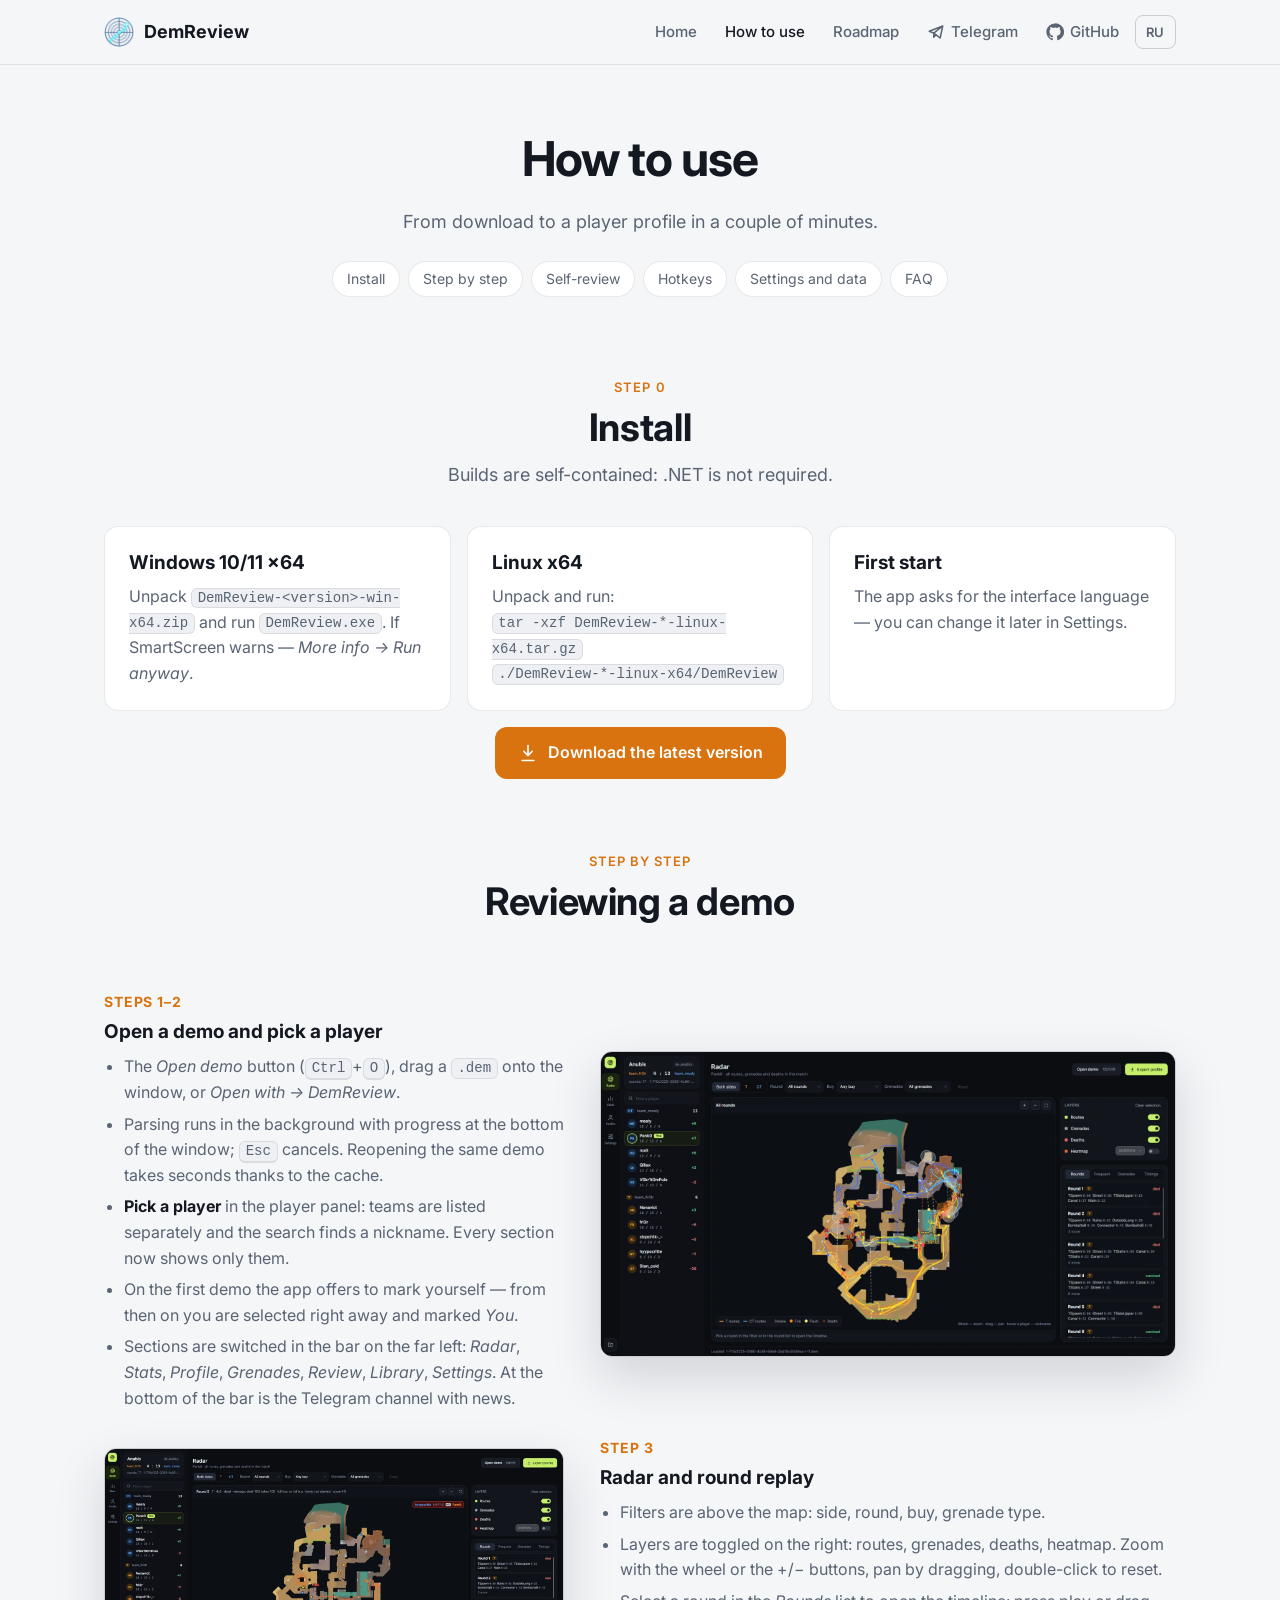
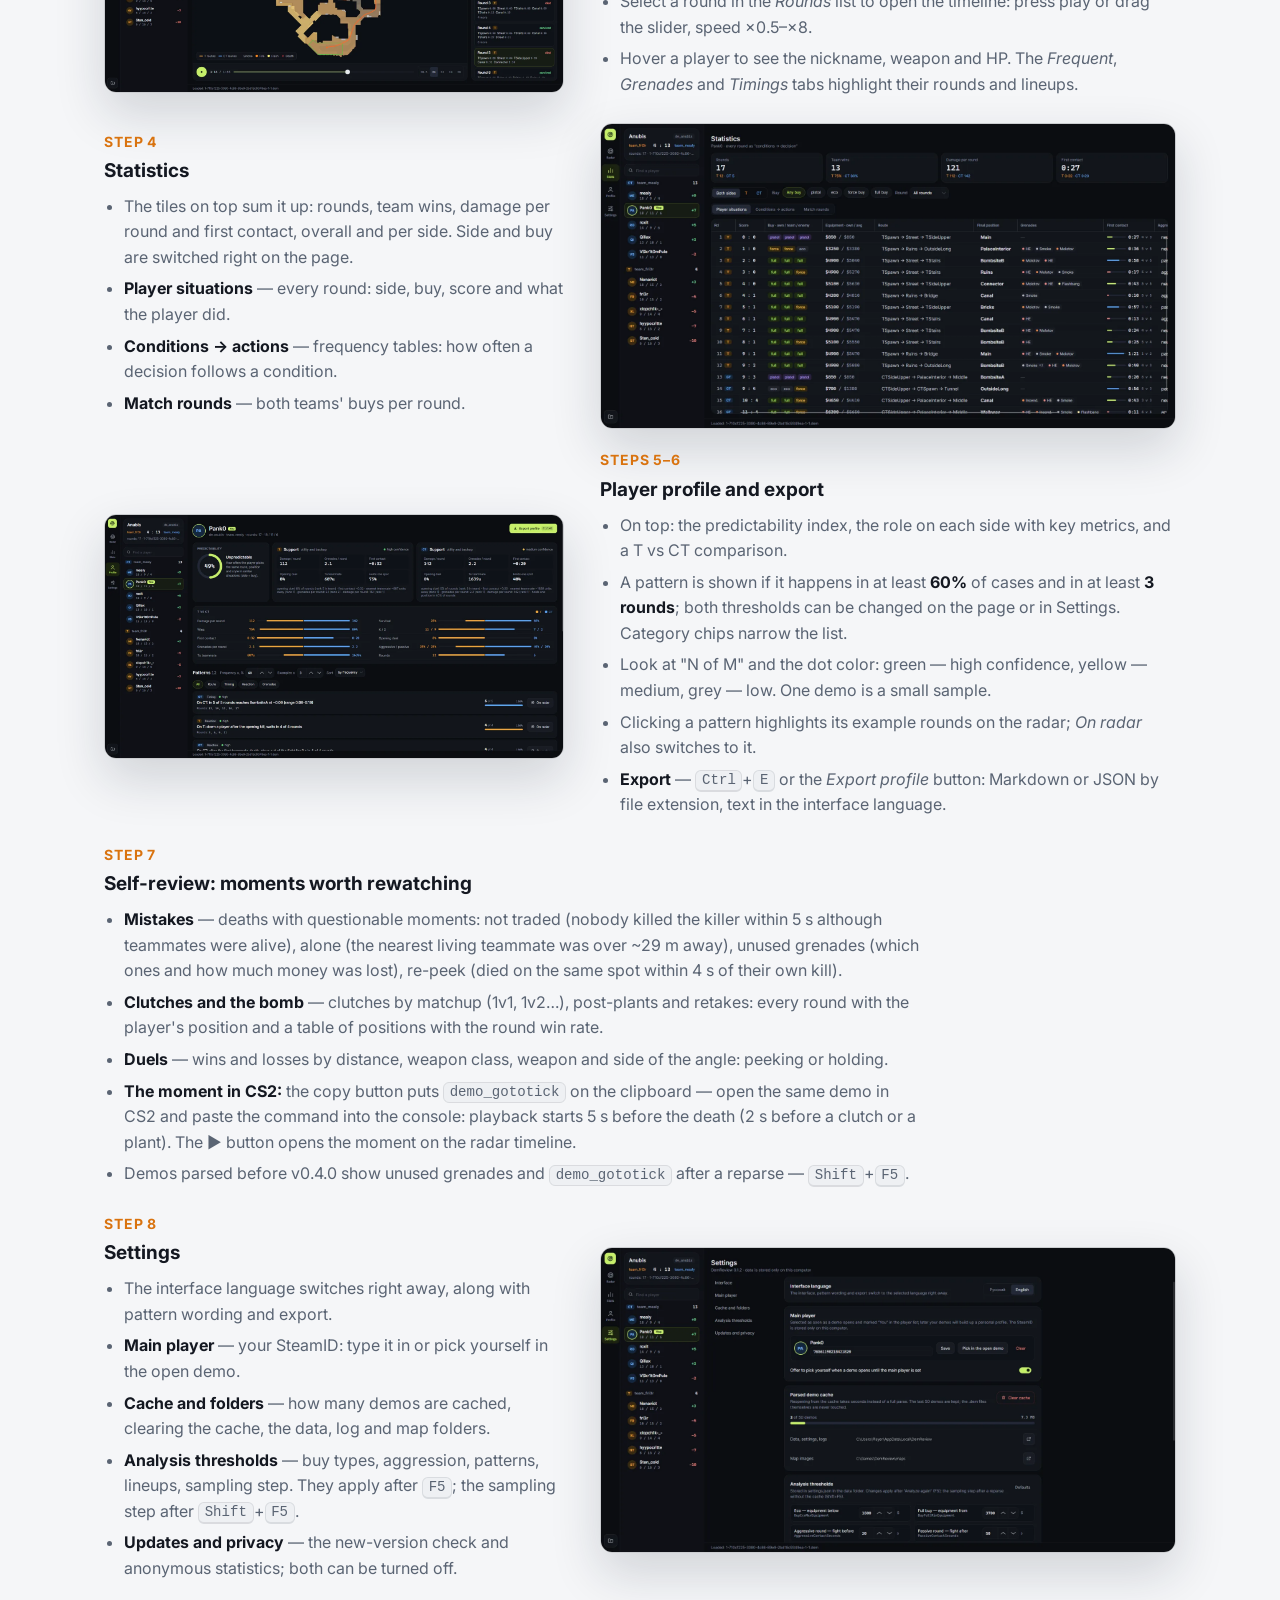
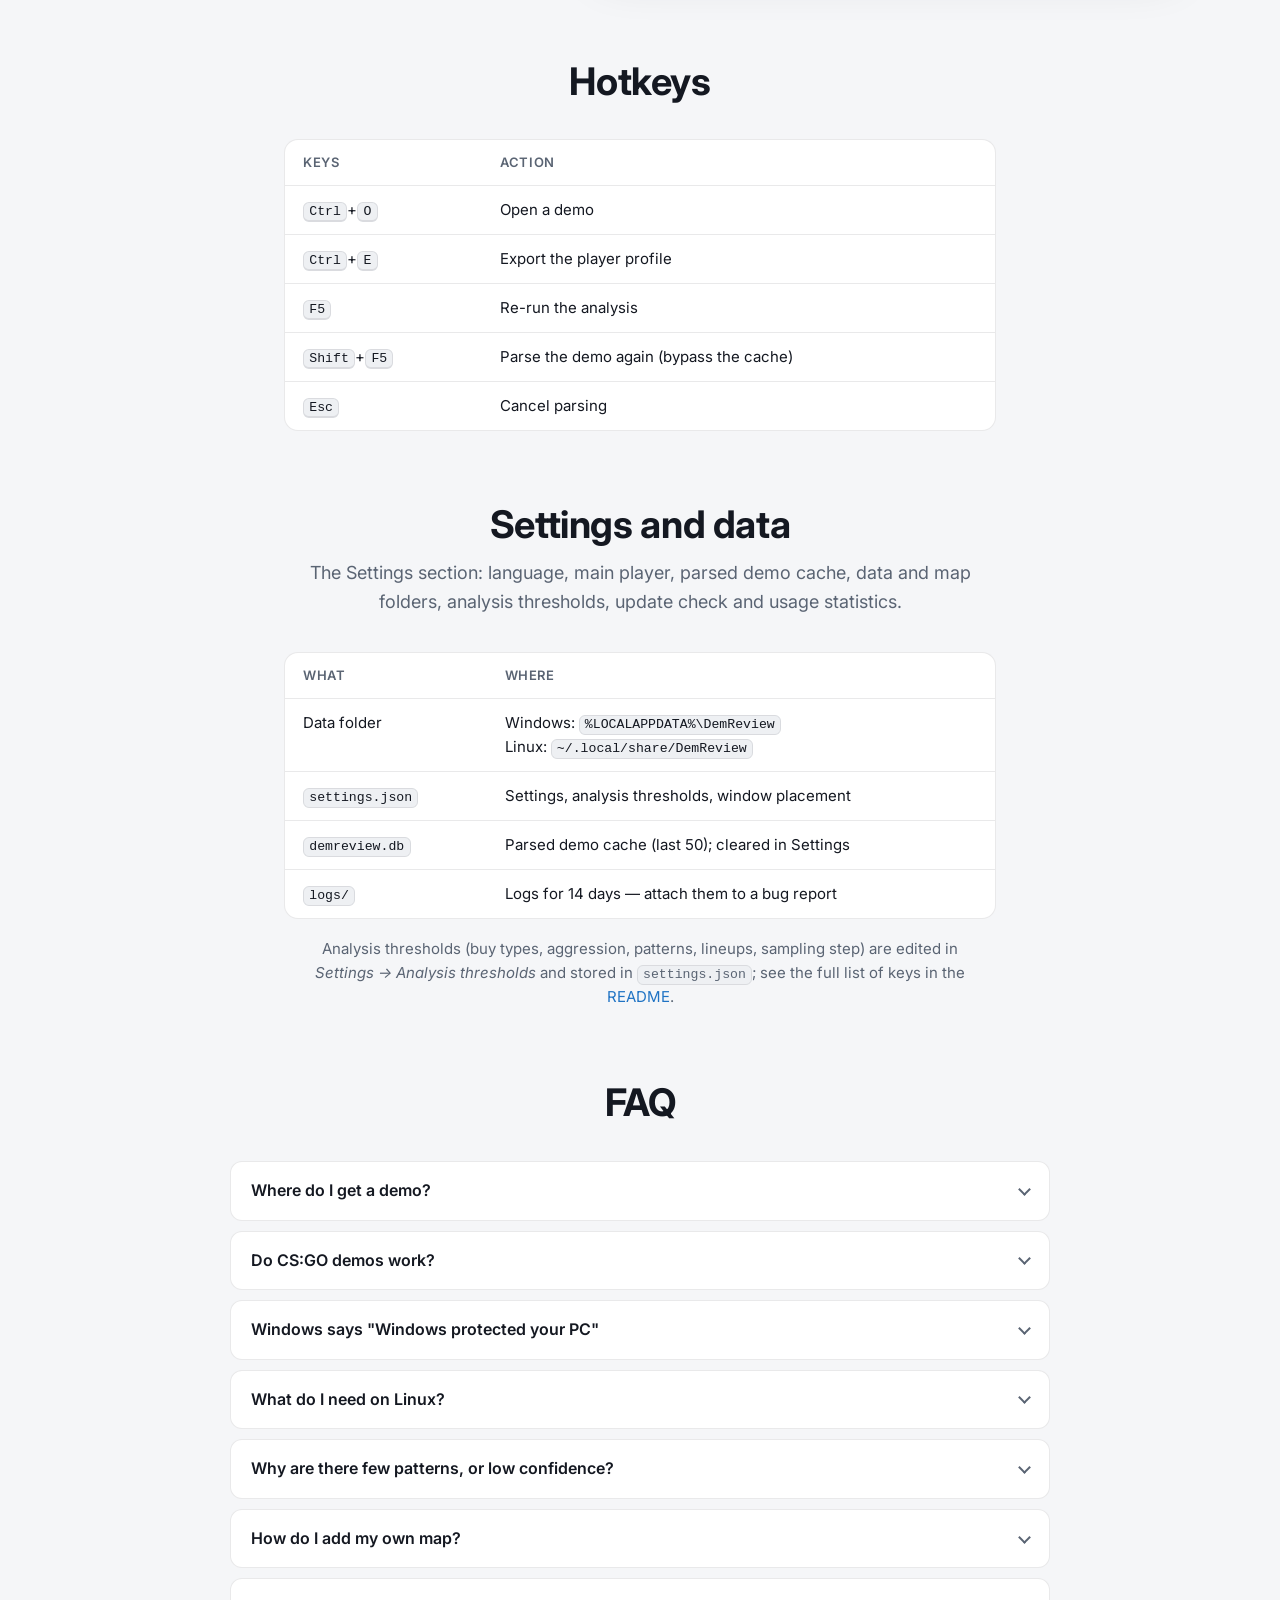
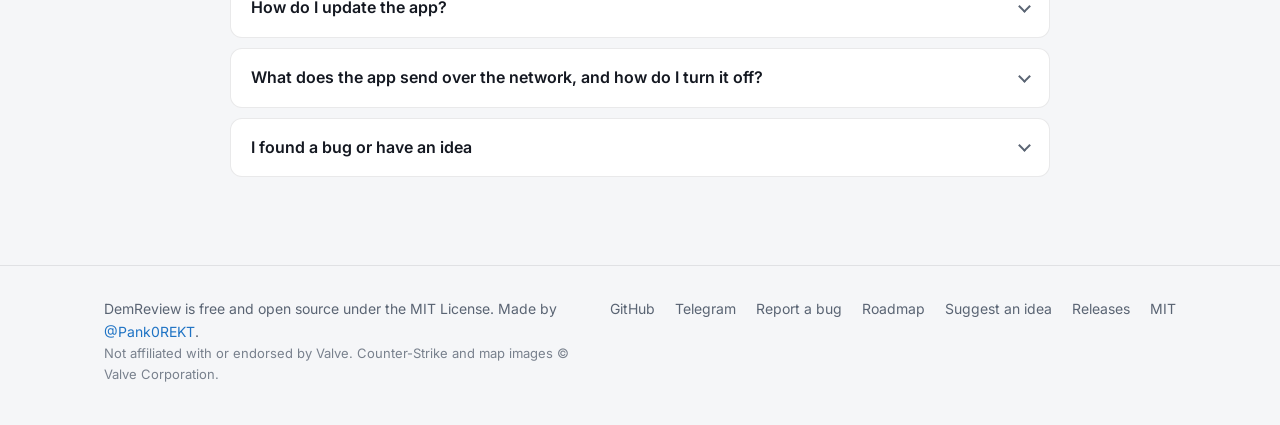
<file: site/usage.html>
<!doctype html>
<html lang="en" data-title-ru="Как пользоваться — DemReview" data-title-en="How to use — DemReview">
<head>
  <meta charset="utf-8">
  <meta name="viewport" content="width=device-width, initial-scale=1">
  <title>How to use — DemReview</title>
  <script>
    (function () {
      var saved = null;
      try { saved = localStorage.getItem("lang"); } catch (e) {}
      var langs = navigator.languages || [navigator.language || ""];
      var ru = /^(ru|uk|be|kk)/i.test(langs[0] || "");
      document.documentElement.lang = saved === "ru" || saved === "en" ? saved : (ru ? "ru" : "en");
    })();
  </script>
  <meta name="description" content="How to use DemReview: install, open a CS2 demo, pick a player, read the radar, statistics and player profile. Hotkeys, settings and FAQ.">
  <meta name="theme-color" content="#0e1014">
  <link rel="icon" type="image/png" href="assets/icon.png">
  <meta property="og:type" content="website">
  <meta property="og:title" content="How to use DemReview">
  <meta property="og:description" content="Install, open a CS2 demo, pick a player and read their habits. Hotkeys, settings and FAQ.">
  <meta property="og:image" content="https://pank0rekt.github.io/demreview-cs2/assets/og.png">
  <meta property="og:url" content="https://pank0rekt.github.io/demreview-cs2/usage.html">
  <meta name="twitter:card" content="summary_large_image">
  <link rel="preconnect" href="https://fonts.googleapis.com">
  <link rel="preconnect" href="https://fonts.gstatic.com" crossorigin>
  <link rel="stylesheet" href="https://fonts.googleapis.com/css2?family=Inter:wght@400;500;600;700&display=swap">
  <link rel="stylesheet" href="assets/style.css">
</head>
<body>
  <a class="skip-link" href="#main">
    <span data-lang="ru">К содержимому</span><span data-lang="en">Skip to content</span>
  </a>

  <header class="site-header">
    <div class="container">
      <a class="brand" href="./" aria-label="DemReview"><img src="assets/icon.png" alt="" width="30" height="30"><span class="brand-name">DemReview</span></a>
      <nav class="nav" aria-label="Main">
        <a class="nav-home" href="./"><span data-lang="ru">Главная</span><span data-lang="en">Home</span></a>
        <a href="usage.html" aria-current="page"><span data-lang="ru"><span class="nav-long">Как пользоваться</span><span class="nav-short">Гайд</span></span><span data-lang="en"><span class="nav-long">How to use</span><span class="nav-short">Guide</span></span></a>
        <a href="roadmap.html"><span data-lang="ru">Планы</span><span data-lang="en">Roadmap</span></a>
        <a class="nav-telegram" href="https://t.me/demreview">
          <svg viewBox="0 0 24 24" fill="none" stroke="currentColor" stroke-width="2" stroke-linecap="round" stroke-linejoin="round" aria-hidden="true"><path d="M21 4 3 11l6 2.5L21 4l-3.5 16L9 13.5"/><path d="M9 13.5V19l3-3.2"/></svg>
          <span>Telegram</span>
        </a>
        <a class="nav-github" href="https://github.com/Pank0REKT/demreview-cs2">
          <svg viewBox="0 0 24 24" fill="currentColor" aria-hidden="true"><path d="M12 .5a11.5 11.5 0 0 0-3.64 22.41c.58.1.79-.25.79-.56v-2c-3.2.7-3.88-1.37-3.88-1.37-.52-1.33-1.28-1.69-1.28-1.69-1.05-.72.08-.7.08-.7 1.16.08 1.77 1.19 1.77 1.19 1.03 1.77 2.7 1.26 3.36.96.1-.75.4-1.26.73-1.55-2.55-.29-5.24-1.28-5.24-5.69 0-1.26.45-2.29 1.19-3.1-.12-.29-.52-1.46.11-3.05 0 0 .97-.31 3.17 1.18a11 11 0 0 1 5.78 0c2.2-1.49 3.17-1.18 3.17-1.18.63 1.59.23 2.76.11 3.05.74.81 1.19 1.84 1.19 3.1 0 4.42-2.7 5.39-5.26 5.68.41.36.78 1.06.78 2.14v3.17c0 .31.21.67.8.56A11.5 11.5 0 0 0 12 .5Z"/></svg>
          <span>GitHub</span>
        </a>
        <button class="lang-toggle" type="button">RU</button>
      </nav>
    </div>
  </header>

  <main id="main">
    <div class="page-head container">
      <h1><span data-lang="ru">Как пользоваться</span><span data-lang="en">How to use</span></h1>
      <p class="lead"><span data-lang="ru">От скачивания до профиля игрока — за пару минут.</span><span data-lang="en">From download to a player profile in a couple of minutes.</span></p>
      <ul class="toc">
        <li><a href="#install"><span data-lang="ru">Установка</span><span data-lang="en">Install</span></a></li>
        <li><a href="#guide"><span data-lang="ru">Пошагово</span><span data-lang="en">Step by step</span></a></li>
        <li><a href="#review"><span data-lang="ru">Разбор игры</span><span data-lang="en">Self-review</span></a></li>
        <li><a href="#hotkeys"><span data-lang="ru">Горячие клавиши</span><span data-lang="en">Hotkeys</span></a></li>
        <li><a href="#settings"><span data-lang="ru">Настройки и данные</span><span data-lang="en">Settings and data</span></a></li>
        <li><a href="#faq">FAQ</a></li>
      </ul>
    </div>

    <!-- Установка -->
    <section id="install">
      <div class="container">
        <div class="section-head">
          <p class="eyebrow"><span data-lang="ru">Шаг 0</span><span data-lang="en">Step 0</span></p>
          <h2><span data-lang="ru">Установка</span><span data-lang="en">Install</span></h2>
          <p class="lead"><span data-lang="ru">Сборки самодостаточные: .NET ставить не нужно.</span><span data-lang="en">Builds are self-contained: .NET is not required.</span></p>
        </div>
        <div class="privacy">
          <div class="card">
            <h3>Windows 10/11 x64</h3>
            <p><span data-lang="ru">Распакуйте <code>DemReview-&lt;версия&gt;-win-x64.zip</code> и запустите <code>DemReview.exe</code>. Если SmartScreen предупредит — «Подробнее → Выполнить в любом случае».</span><span data-lang="en">Unpack <code>DemReview-&lt;version&gt;-win-x64.zip</code> and run <code>DemReview.exe</code>. If SmartScreen warns — <em>More info → Run anyway</em>.</span></p>
          </div>
          <div class="card">
            <h3>Linux x64</h3>
            <p><span data-lang="ru">Распакуйте и запустите:</span><span data-lang="en">Unpack and run:</span><br><code>tar -xzf DemReview-*-linux-x64.tar.gz</code><br><code>./DemReview-*-linux-x64/DemReview</code></p>
          </div>
          <div class="card">
            <h3><span data-lang="ru">Первый запуск</span><span data-lang="en">First start</span></h3>
            <p><span data-lang="ru">Программа спросит язык интерфейса — его можно сменить потом в «Настройках».</span><span data-lang="en">The app asks for the interface language — you can change it later in Settings.</span></p>
          </div>
        </div>
        <p class="releases-more">
          <a class="btn btn-primary" href="https://github.com/Pank0REKT/demreview-cs2/releases/latest" data-releases-link>
            <svg viewBox="0 0 24 24" fill="none" stroke="currentColor" stroke-width="2" stroke-linecap="round" stroke-linejoin="round" aria-hidden="true"><path d="M12 3v12"/><path d="m7 10 5 5 5-5"/><path d="M5 21h14"/></svg>
            <span data-lang="ru">Скачать последнюю версию</span><span data-lang="en">Download the latest version</span>
          </a>
        </p>
      </div>
    </section>

    <!-- Пошагово -->
    <section id="guide">
      <div class="container guide">
        <div class="section-head">
          <p class="eyebrow"><span data-lang="ru">Пошагово</span><span data-lang="en">Step by step</span></p>
          <h2><span data-lang="ru">Разбор демки</span><span data-lang="en">Reviewing a demo</span></h2>
        </div>

        <div class="guide-step">
          <div>
            <p class="num"><span data-lang="ru">Шаг 1–2</span><span data-lang="en">Steps 1–2</span></p>
            <h3><span data-lang="ru">Откройте демку и выберите игрока</span><span data-lang="en">Open a demo and pick a player</span></h3>
            <ul>
              <li><span data-lang="ru">Кнопка «Открыть демку» (<kbd>Ctrl</kbd>+<kbd>O</kbd>), перетаскивание <code>.dem</code> на окно или «Открыть с помощью → DemReview».</span><span data-lang="en">The <em>Open demo</em> button (<kbd>Ctrl</kbd>+<kbd>O</kbd>), drag a <code>.dem</code> onto the window, or <em>Open with → DemReview</em>.</span></li>
              <li><span data-lang="ru">Разбор идёт в фоне, прогресс — внизу окна, отмена — <kbd>Esc</kbd>. Повторное открытие той же демки — из кеша за секунды.</span><span data-lang="en">Parsing runs in the background with progress at the bottom of the window; <kbd>Esc</kbd> cancels. Reopening the same demo takes seconds thanks to the cache.</span></li>
              <li><span data-lang="ru"><strong>Выберите игрока</strong> в панели игроков: команды — отдельными списками, ник можно найти поиском. Все разделы покажут только его.</span><span data-lang="en"><strong>Pick a player</strong> in the player panel: teams are listed separately and the search finds a nickname. Every section now shows only them.</span></li>
              <li><span data-lang="ru">При первой демке программа предложит отметить себя — дальше вы будете выбраны сразу и отмечены «Вы».</span><span data-lang="en">On the first demo the app offers to mark yourself — from then on you are selected right away and marked <em>You</em>.</span></li>
              <li><span data-lang="ru">Разделы переключаются в полосе слева: «Радар», «Статистика», «Профиль», «Гранаты», «Разбор», «Библиотека», «Настройки». Внизу полосы — Telegram-канал с новостями.</span><span data-lang="en">Sections are switched in the bar on the far left: <em>Radar</em>, <em>Stats</em>, <em>Profile</em>, <em>Grenades</em>, <em>Review</em>, <em>Library</em>, <em>Settings</em>. At the bottom of the bar is the Telegram channel with news.</span></li>
            </ul>
          </div>
          <img class="shot" src="assets/shots/radar-routes.webp" width="1600" height="848" loading="lazy" data-i18n-attr="alt"
               data-ru-alt="Панель игроков, фильтры и радар" data-en-alt="Player panel, filters and radar" alt="Player panel, filters and radar">
        </div>

        <div class="guide-step flip">
          <div>
            <p class="num"><span data-lang="ru">Шаг 3</span><span data-lang="en">Step 3</span></p>
            <h3><span data-lang="ru">Радар и повтор раунда</span><span data-lang="en">Radar and round replay</span></h3>
            <ul>
              <li><span data-lang="ru">Фильтры — над картой: сторона, раунд, закупка, тип гранаты.</span><span data-lang="en">Filters are above the map: side, round, buy, grenade type.</span></li>
              <li><span data-lang="ru">Слои включаются справа: маршруты, гранаты, смерти, тепловая карта. Зум — колесом или кнопками «+» и «−», сдвиг — перетаскиванием, сброс — двойным кликом.</span><span data-lang="en">Layers are toggled on the right: routes, grenades, deaths, heatmap. Zoom with the wheel or the +/− buttons, pan by dragging, double-click to reset.</span></li>
              <li><span data-lang="ru">Выберите раунд в списке «Раунды» — появится таймлайн: кнопка воспроизведения или ползунок, скорость ×0,5–×8.</span><span data-lang="en">Select a round in the <em>Rounds</em> list to open the timeline: press play or drag the slider, speed ×0.5–×8.</span></li>
              <li><span data-lang="ru">Наведите мышь на игрока — ник, оружие и HP. Вкладки «Частые», «Гранаты» и «Тайминги» подсвечивают свои раунды и раскидки.</span><span data-lang="en">Hover a player to see the nickname, weapon and HP. The <em>Frequent</em>, <em>Grenades</em> and <em>Timings</em> tabs highlight their rounds and lineups.</span></li>
            </ul>
          </div>
          <img class="shot" src="assets/shots/timeline.webp" width="1600" height="848" loading="lazy" data-i18n-attr="alt"
               data-ru-alt="Повтор раунда с киллфидом" data-en-alt="Round replay with kill feed" alt="Round replay with kill feed">
        </div>

        <div class="guide-step">
          <div>
            <p class="num"><span data-lang="ru">Шаг 4</span><span data-lang="en">Step 4</span></p>
            <h3><span data-lang="ru">Статистика</span><span data-lang="en">Statistics</span></h3>
            <ul>
              <li><span data-lang="ru">Плитки сверху — сводка: раунды, победы команды, урон за раунд и первый контакт, всего и по сторонам. Сторона и закупка переключаются прямо на странице.</span><span data-lang="en">The tiles on top sum it up: rounds, team wins, damage per round and first contact, overall and per side. Side and buy are switched right on the page.</span></li>
              <li><span data-lang="ru"><strong>«Ситуации игрока»</strong> — каждый раунд: сторона, закупка, счёт и что игрок сделал.</span><span data-lang="en"><strong>Player situations</strong> — every round: side, buy, score and what the player did.</span></li>
              <li><span data-lang="ru"><strong>«Условия → действия»</strong> — частотные таблицы: как часто решение следует за условием.</span><span data-lang="en"><strong>Conditions → actions</strong> — frequency tables: how often a decision follows a condition.</span></li>
              <li><span data-lang="ru"><strong>«Раунды матча»</strong> — закупки обеих команд по раундам.</span><span data-lang="en"><strong>Match rounds</strong> — both teams' buys per round.</span></li>
            </ul>
          </div>
          <img class="shot" src="assets/shots/statistics.webp" width="1600" height="848" loading="lazy" data-i18n-attr="alt"
               data-ru-alt="Статистика: плитки-сводка и таблица ситуаций игрока" data-en-alt="Statistics: summary tiles and the player situations table" alt="Statistics: summary tiles and the player situations table">
        </div>

        <div class="guide-step flip">
          <div>
            <p class="num"><span data-lang="ru">Шаг 5–6</span><span data-lang="en">Steps 5–6</span></p>
            <h3><span data-lang="ru">Профиль игрока и экспорт</span><span data-lang="en">Player profile and export</span></h3>
            <ul>
              <li><span data-lang="ru">Сверху — индекс предсказуемости, роль на каждой стороне с ключевыми метриками и сравнение T и CT.</span><span data-lang="en">On top: the predictability index, the role on each side with key metrics, and a T vs CT comparison.</span></li>
              <li><span data-lang="ru">Паттерн показывается, если встречается не реже <strong>60%</strong> случаев и минимум в <strong>3 раундах</strong>; оба порога меняются на странице или в «Настройках». Чипы категорий сужают список.</span><span data-lang="en">A pattern is shown if it happens in at least <strong>60%</strong> of cases and in at least <strong>3 rounds</strong>; both thresholds can be changed on the page or in Settings. Category chips narrow the list.</span></li>
              <li><span data-lang="ru">Смотрите на «N из M» и цвет точки: зелёный — высокая уверенность, жёлтый — средняя, серый — низкая. Одна демка — малая выборка.</span><span data-lang="en">Look at "N of M" and the dot color: green — high confidence, yellow — medium, grey — low. One demo is a small sample.</span></li>
              <li><span data-lang="ru">Клик по паттерну подсвечивает раунды-примеры на радаре, «На радаре» — ещё и переключает на него.</span><span data-lang="en">Clicking a pattern highlights its example rounds on the radar; <em>On radar</em> also switches to it.</span></li>
              <li><span data-lang="ru"><strong>Экспорт</strong> — <kbd>Ctrl</kbd>+<kbd>E</kbd> или кнопка «Экспорт профиля»: Markdown или JSON по расширению файла, текст на языке интерфейса.</span><span data-lang="en"><strong>Export</strong> — <kbd>Ctrl</kbd>+<kbd>E</kbd> or the <em>Export profile</em> button: Markdown or JSON by file extension, text in the interface language.</span></li>
            </ul>
          </div>
          <img class="shot" src="assets/shots/profile.webp" width="1600" height="848" loading="lazy" data-i18n-attr="alt"
               data-ru-alt="Профиль игрока с паттернами" data-en-alt="Player profile with patterns" alt="Player profile with patterns">
        </div>

        <div class="guide-step text-only" id="review">
          <div>
            <p class="num"><span data-lang="ru">Шаг 7</span><span data-lang="en">Step 7</span></p>
            <h3><span data-lang="ru">Разбор игры: моменты, которые стоит пересмотреть</span><span data-lang="en">Self-review: moments worth rewatching</span></h3>
            <ul>
              <li><span data-lang="ru"><strong>«Ошибки»</strong> — смерти со спорными моментами: без размена (убийцу не убили за 5 с, хотя союзники были живы), в одиночку (ближайший живой союзник дальше ~29 м), с неброшенными гранатами (какие и сколько денег пропало), повторный пик (погиб на том же месте в течение 4 с после своего убийства).</span><span data-lang="en"><strong>Mistakes</strong> — deaths with questionable moments: not traded (nobody killed the killer within 5 s although teammates were alive), alone (the nearest living teammate was over ~29 m away), unused grenades (which ones and how much money was lost), re-peek (died on the same spot within 4 s of their own kill).</span></li>
              <li><span data-lang="ru"><strong>«Клатчи и бомба»</strong> — клатчи по соотношению (1v1, 1v2…), пост-планты и ретейки: каждый раунд с позицией игрока и таблица позиций с долей выигранных раундов.</span><span data-lang="en"><strong>Clutches and the bomb</strong> — clutches by matchup (1v1, 1v2…), post-plants and retakes: every round with the player's position and a table of positions with the round win rate.</span></li>
              <li><span data-lang="ru"><strong>«Дуэли»</strong> — победы и поражения по дистанции, классу оружия, оружию и стороне угла: выходил на угол или держал его.</span><span data-lang="en"><strong>Duels</strong> — wins and losses by distance, weapon class, weapon and side of the angle: peeking or holding.</span></li>
              <li><span data-lang="ru"><strong>Момент в CS2:</strong> кнопка копирования кладёт в буфер <code>demo_gototick</code> — откройте ту же демку в CS2 и вставьте команду в консоль: воспроизведение начнётся за 5 с до смерти (за 2 с до клатча или закладки). Кнопка ▶ открывает момент на таймлайне радара.</span><span data-lang="en"><strong>The moment in CS2:</strong> the copy button puts <code>demo_gototick</code> on the clipboard — open the same demo in CS2 and paste the command into the console: playback starts 5 s before the death (2 s before a clutch or a plant). The ▶ button opens the moment on the radar timeline.</span></li>
              <li><span data-lang="ru">Демки, разобранные до v0.4.0, покажут неброшенные гранаты и <code>demo_gototick</code> после повторного разбора — <kbd>Shift</kbd>+<kbd>F5</kbd>.</span><span data-lang="en">Demos parsed before v0.4.0 show unused grenades and <code>demo_gototick</code> after a reparse — <kbd>Shift</kbd>+<kbd>F5</kbd>.</span></li>
            </ul>
          </div>
        </div>

        <div class="guide-step">
          <div>
            <p class="num"><span data-lang="ru">Шаг 8</span><span data-lang="en">Step 8</span></p>
            <h3><span data-lang="ru">Настройки</span><span data-lang="en">Settings</span></h3>
            <ul>
              <li><span data-lang="ru">Язык интерфейса переключается сразу, вместе с формулировками паттернов и экспортом.</span><span data-lang="en">The interface language switches right away, along with pattern wording and export.</span></li>
              <li><span data-lang="ru"><strong>Основной игрок</strong> — ваш SteamID: введите его вручную или выберите себя в открытой демке.</span><span data-lang="en"><strong>Main player</strong> — your SteamID: type it in or pick yourself in the open demo.</span></li>
              <li><span data-lang="ru"><strong>Кеш и папки</strong> — сколько демок сохранено, очистка кеша, папки данных, журналов и карт.</span><span data-lang="en"><strong>Cache and folders</strong> — how many demos are cached, clearing the cache, the data, log and map folders.</span></li>
              <li><span data-lang="ru"><strong>Пороги анализа</strong> — типы закупки, агрессия, паттерны, раскидки, шаг выборки. Применяются после <kbd>F5</kbd>, шаг выборки — после <kbd>Shift</kbd>+<kbd>F5</kbd>.</span><span data-lang="en"><strong>Analysis thresholds</strong> — buy types, aggression, patterns, lineups, sampling step. They apply after <kbd>F5</kbd>; the sampling step after <kbd>Shift</kbd>+<kbd>F5</kbd>.</span></li>
              <li><span data-lang="ru"><strong>Обновления и приватность</strong> — проверка новых версий и анонимная статистика, обе отключаются.</span><span data-lang="en"><strong>Updates and privacy</strong> — the new-version check and anonymous statistics; both can be turned off.</span></li>
            </ul>
          </div>
          <img class="shot" src="assets/shots/settings.webp" width="1600" height="848" loading="lazy" data-i18n-attr="alt"
               data-ru-alt="Настройки: основной игрок, кеш и пороги анализа" data-en-alt="Settings: main player, cache and analysis thresholds" alt="Settings: main player, cache and analysis thresholds">
        </div>
      </div>
    </section>

    <!-- Горячие клавиши -->
    <section id="hotkeys">
      <div class="container" style="max-width: 760px;">
        <div class="section-head">
          <h2><span data-lang="ru">Горячие клавиши</span><span data-lang="en">Hotkeys</span></h2>
        </div>
        <div class="table-wrap">
          <table>
            <thead><tr><th><span data-lang="ru">Клавиши</span><span data-lang="en">Keys</span></th><th><span data-lang="ru">Действие</span><span data-lang="en">Action</span></th></tr></thead>
            <tbody>
              <tr><td><kbd>Ctrl</kbd>+<kbd>O</kbd></td><td><span data-lang="ru">Открыть демку</span><span data-lang="en">Open a demo</span></td></tr>
              <tr><td><kbd>Ctrl</kbd>+<kbd>E</kbd></td><td><span data-lang="ru">Экспорт профиля игрока</span><span data-lang="en">Export the player profile</span></td></tr>
              <tr><td><kbd>F5</kbd></td><td><span data-lang="ru">Повторный анализ</span><span data-lang="en">Re-run the analysis</span></td></tr>
              <tr><td><kbd>Shift</kbd>+<kbd>F5</kbd></td><td><span data-lang="ru">Разобрать демку заново (без кеша)</span><span data-lang="en">Parse the demo again (bypass the cache)</span></td></tr>
              <tr><td><kbd>Esc</kbd></td><td><span data-lang="ru">Отменить разбор</span><span data-lang="en">Cancel parsing</span></td></tr>
            </tbody>
          </table>
        </div>
      </div>
    </section>

    <!-- Настройки и данные -->
    <section id="settings">
      <div class="container" style="max-width: 760px;">
        <div class="section-head">
          <h2><span data-lang="ru">Настройки и данные</span><span data-lang="en">Settings and data</span></h2>
          <p class="lead"><span data-lang="ru">Раздел «Настройки»: язык, основной игрок, кеш разобранных демок, папки данных и карт, пороги анализа, проверка обновлений и статистика использования.</span><span data-lang="en">The Settings section: language, main player, parsed demo cache, data and map folders, analysis thresholds, update check and usage statistics.</span></p>
        </div>
        <div class="table-wrap">
          <table>
            <thead><tr><th><span data-lang="ru">Что</span><span data-lang="en">What</span></th><th><span data-lang="ru">Где</span><span data-lang="en">Where</span></th></tr></thead>
            <tbody>
              <tr><td><span data-lang="ru">Папка данных</span><span data-lang="en">Data folder</span></td><td>Windows: <code>%LOCALAPPDATA%\DemReview</code><br>Linux: <code>~/.local/share/DemReview</code></td></tr>
              <tr><td><code>settings.json</code></td><td><span data-lang="ru">Настройки, пороги анализа, размер и положение окна</span><span data-lang="en">Settings, analysis thresholds, window placement</span></td></tr>
              <tr><td><code>demreview.db</code></td><td><span data-lang="ru">Кеш разобранных демок (последние 50); очищается в «Настройках»</span><span data-lang="en">Parsed demo cache (last 50); cleared in Settings</span></td></tr>
              <tr><td><code>logs/</code></td><td><span data-lang="ru">Журналы за 14 дней — приложите к сообщению об ошибке</span><span data-lang="en">Logs for 14 days — attach them to a bug report</span></td></tr>
            </tbody>
          </table>
        </div>
        <p class="maps-note">
          <span data-lang="ru">Пороги анализа (типы закупки, агрессия, паттерны, раскидки, шаг выборки) правятся в «Настройках → Пороги анализа» и хранятся в <code>settings.json</code>; полный список ключей — в <a href="https://github.com/Pank0REKT/demreview-cs2/blob/main/README.ru.md#данные-и-настройки">README</a>.</span>
          <span data-lang="en">Analysis thresholds (buy types, aggression, patterns, lineups, sampling step) are edited in <em>Settings → Analysis thresholds</em> and stored in <code>settings.json</code>; see the full list of keys in the <a href="https://github.com/Pank0REKT/demreview-cs2#data-and-settings">README</a>.</span>
        </p>
      </div>
    </section>

    <!-- FAQ -->
    <section id="faq">
      <div class="container">
        <div class="section-head">
          <h2><span data-lang="ru">Частые вопросы</span><span data-lang="en">FAQ</span></h2>
        </div>
        <div class="faq">
          <details>
            <summary><span data-lang="ru">Где взять демку?</span><span data-lang="en">Where do I get a demo?</span></summary>
            <div class="answer">
              <ul>
                <li><span data-lang="ru"><strong>Ваши матчи в CS2:</strong> «Смотреть → Ваши матчи» → скачать запись. Файл <code>.dem</code> появится в папке игры <code>game\csgo\replays</code>.</span><span data-lang="en"><strong>Your CS2 matches:</strong> <em>Watch → Your Matches</em> → download the replay. The <code>.dem</code> file appears in the game folder <code>game\csgo\replays</code>.</span></li>
                <li><span data-lang="ru"><strong>FACEIT:</strong> на странице матча — кнопка скачивания демки.</span><span data-lang="en"><strong>FACEIT:</strong> the match page has a demo download button.</span></li>
                <li><span data-lang="ru"><strong>Профессиональные матчи:</strong> демки GOTV публикуются на HLTV.</span><span data-lang="en"><strong>Pro matches:</strong> GOTV demos are published on HLTV.</span></li>
              </ul>
              <p><span data-lang="ru">Если демка пришла в архиве (<code>.zip</code>, <code>.rar</code>, <code>.gz</code>, <code>.zst</code>), сначала распакуйте её.</span><span data-lang="en">If the demo comes in an archive (<code>.zip</code>, <code>.rar</code>, <code>.gz</code>, <code>.zst</code>), unpack it first.</span></p>
            </div>
          </details>
          <details>
            <summary><span data-lang="ru">Подходят ли демки CS:GO?</span><span data-lang="en">Do CS:GO demos work?</span></summary>
            <div class="answer"><p><span data-lang="ru">Нет, только Counter-Strike 2: формат демок CS:GO другой.</span><span data-lang="en">No, only Counter-Strike 2: CS:GO demos use a different format.</span></p></div>
          </details>
          <details>
            <summary><span data-lang="ru">Windows пишет «Система Windows защитила ваш компьютер»</span><span data-lang="en">Windows says "Windows protected your PC"</span></summary>
            <div class="answer">
              <p><span data-lang="ru">Это SmartScreen: программа не подписана платным сертификатом. Нажмите «Подробнее → Выполнить в любом случае». Код открыт, а подлинность архива можно проверить по <code>SHA256SUMS.txt</code> из релиза.</span><span data-lang="en">That's SmartScreen: the app is not signed with a paid certificate. Click <em>More info → Run anyway</em>. The code is open, and you can verify the archive with <code>SHA256SUMS.txt</code> from the release.</span></p>
            </div>
          </details>
          <details>
            <summary><span data-lang="ru">Что нужно для запуска на Linux?</span><span data-lang="en">What do I need on Linux?</span></summary>
            <div class="answer"><p><span data-lang="ru">Linux x64 и графический сеанс с X11 или XWayland. Всё остальное, включая .NET, уже внутри сборки.</span><span data-lang="en">Linux x64 and a desktop session with X11 or XWayland. Everything else, .NET included, ships inside the build.</span></p></div>
          </details>
          <details>
            <summary><span data-lang="ru">Почему паттернов мало или уверенность низкая?</span><span data-lang="en">Why are there few patterns, or low confidence?</span></summary>
            <div class="answer">
              <p><span data-lang="ru">Одна демка — это 20–30 раундов, из них на каждой стороне вдвое меньше. Программа учитывает малую выборку и не выдаёт случайные совпадения за привычки.</span><span data-lang="en">One demo is 20–30 rounds, and half that per side. The app accounts for the small sample and doesn't present coincidences as habits.</span></p>
              <p><span data-lang="ru">Пороги (60% и 3 раунда) можно снизить в «Профиле» или в «Настройках», но тогда чаще будут попадаться случайности.</span><span data-lang="en">You can lower the thresholds (60% and 3 rounds) in <em>Profile</em> or in <em>Settings</em>, but you'll see more coincidences.</span></p>
            </div>
          </details>
          <details id="faq-map">
            <summary><span data-lang="ru">Как добавить свою карту?</span><span data-lang="en">How do I add my own map?</span></summary>
            <div class="answer">
              <p><span data-lang="ru">Без изображения радар рисуется на сетке — всё остальное работает. Чтобы добавить подложку:</span><span data-lang="en">Without an image the radar is drawn on a grid — everything else works. To add a background:</span></p>
              <ul>
                <li><span data-lang="ru">возьмите из файлов игры <code>game/csgo/panorama/images/overheadmaps/&lt;карта&gt;_radar_psd.png</code>;</span><span data-lang="en">take <code>game/csgo/panorama/images/overheadmaps/&lt;map&gt;_radar_psd.png</code> from the game files;</span></li>
                <li><span data-lang="ru">переименуйте в <code>&lt;карта&gt;.png</code> и положите в папку <code>maps</code> рядом с программой («Настройки → Кеш и папки»).</span><span data-lang="en">rename it to <code>&lt;map&gt;.png</code> and put it in the <code>maps</code> folder next to the app (<em>Settings → Cache and folders</em>).</span></li>
              </ul>
              <p><span data-lang="ru">Для точного совмещения нужны координаты карты в коде — подробности в <a href="https://github.com/Pank0REKT/demreview-cs2/blob/main/maps/README.txt">maps/README.txt</a>. Или <a href="https://github.com/Pank0REKT/demreview-cs2/discussions/1">попросите добавить карту</a>.</span><span data-lang="en">Exact alignment needs the map's coordinates in the code — see <a href="https://github.com/Pank0REKT/demreview-cs2/blob/main/maps/README.txt">maps/README.txt</a>. Or <a href="https://github.com/Pank0REKT/demreview-cs2/discussions/1">ask for the map to be added</a>.</span></p>
            </div>
          </details>
          <details>
            <summary><span data-lang="ru">Как обновить программу?</span><span data-lang="en">How do I update the app?</span></summary>
            <div class="answer"><p><span data-lang="ru">Когда выходит новая версия, в программе появляется баннер со ссылкой. Скачайте новую сборку и распакуйте её на место старой — настройки и кеш хранятся отдельно и сохранятся.</span><span data-lang="en">When a new version is out, the app shows a banner with a link. Download the new build and unpack it over the old one — settings and cache are stored separately and are kept.</span></p></div>
          </details>
          <details>
            <summary><span data-lang="ru">Что программа отправляет в сеть и как это отключить?</span><span data-lang="en">What does the app send over the network, and how do I turn it off?</span></summary>
            <div class="answer">
              <p><span data-lang="ru">Демки, файлы, ники и SteamID не отправляются никогда. Есть два необязательных запроса, оба отключаются в «Настройках»:</span><span data-lang="en">Demos, files, nicknames and SteamIDs are never sent. There are two optional requests, both can be turned off in Settings:</span></p>
              <ul>
                <li><span data-lang="ru"><strong>проверка обновлений</strong> — один запрос к GitHub при запуске;</span><span data-lang="en"><strong>update check</strong> — one request to GitHub on start;</span></li>
                <li><span data-lang="ru"><strong>анонимная статистика</strong> (Aptabase) — запуск программы и загрузка демки: карта, из кеша или разбор, время разбора, плюс версия, ОС и язык системы. Постоянного идентификатора пользователя нет.</span><span data-lang="en"><strong>anonymous statistics</strong> (Aptabase) — app start and demo load: map, cache or parse, parse time, plus version, OS and system language. There is no persistent user ID.</span></li>
              </ul>
            </div>
          </details>
          <details>
            <summary><span data-lang="ru">Нашёл ошибку или есть идея</span><span data-lang="en">I found a bug or have an idea</span></summary>
            <div class="answer">
              <p><span data-lang="ru"><strong>Ошибка</strong> — напишите в <a href="https://github.com/Pank0REKT/demreview-cs2/issues">Issues на GitHub</a>. Приложите журнал из папки <code>logs</code> (открывается в «Настройках → Кеш и папки») и, если можно, ссылку на демку.</span><span data-lang="en"><strong>Bug</strong> — open an <a href="https://github.com/Pank0REKT/demreview-cs2/issues">issue on GitHub</a>. Attach the log from the <code>logs</code> folder (open it from <em>Settings → Cache and folders</em>) and, if possible, a link to the demo.</span></p>
              <p><span data-lang="ru"><strong>Идея или предложение</strong> — оставьте в <a href="https://github.com/Pank0REKT/demreview-cs2/discussions/1">обсуждении идей</a>.</span><span data-lang="en"><strong>Idea or suggestion</strong> — post it in the <a href="https://github.com/Pank0REKT/demreview-cs2/discussions/1">ideas discussion</a>.</span></p>
            </div>
          </details>
        </div>
      </div>
    </section>
  </main>

  <footer class="site-footer">
    <div class="container">
      <div>
        <p><span data-lang="ru">DemReview — бесплатный проект с открытым кодом под лицензией MIT. Автор — <a href="https://github.com/Pank0REKT">@Pank0REKT</a>.</span><span data-lang="en">DemReview is free and open source under the MIT License. Made by <a href="https://github.com/Pank0REKT">@Pank0REKT</a>.</span></p>
        <p class="disclaimer"><span data-lang="ru">Не связан с Valve и не одобрен ею. Counter-Strike и изображения карт — © Valve Corporation.</span><span data-lang="en">Not affiliated with or endorsed by Valve. Counter-Strike and map images © Valve Corporation.</span></p>
      </div>
      <ul class="footer-links">
        <li><a href="https://github.com/Pank0REKT/demreview-cs2">GitHub</a></li>
        <li><a href="https://t.me/demreview">Telegram</a></li>
        <li><a href="https://github.com/Pank0REKT/demreview-cs2/issues"><span data-lang="ru">Сообщить об ошибке</span><span data-lang="en">Report a bug</span></a></li>
        <li><a href="roadmap.html"><span data-lang="ru">Дорожная карта</span><span data-lang="en">Roadmap</span></a></li>
        <li><a href="https://github.com/Pank0REKT/demreview-cs2/discussions/1"><span data-lang="ru">Предложить идею</span><span data-lang="en">Suggest an idea</span></a></li>
        <li><a href="https://github.com/Pank0REKT/demreview-cs2/releases"><span data-lang="ru">Релизы</span><span data-lang="en">Releases</span></a></li>
        <li><a href="https://github.com/Pank0REKT/demreview-cs2/blob/main/LICENSE">MIT</a></li>
      </ul>
    </div>
  </footer>

  <script src="assets/site.js" defer></script>
</body>
</html>
</file>
<file: site/assets/style.css>
/* DemReview — сайт проекта. Тёмная тема по умолчанию, светлая — по настройке системы. */

:root {
  --bg: #0e1014;
  --bg-glow: rgba(240, 138, 36, 0.14);
  --surface: #161a21;
  --surface-2: #1d222b;
  --border: rgba(255, 255, 255, 0.08);
  --border-strong: rgba(255, 255, 255, 0.16);
  --text: #e9edf2;
  --muted: #a2acb9;
  --accent: #f08a24;
  --accent-hover: #ff9d3d;
  --accent-text: #1a0f02;
  --ct: #4a9be8;
  --good: #3fb950;
  --warn: #d6a21e;
  --shadow: 0 20px 60px rgba(0, 0, 0, 0.45);
  --radius: 14px;
  --container: 1120px;
  color-scheme: dark;
}

@media (prefers-color-scheme: light) {
  :root {
    --bg: #f5f6f8;
    --bg-glow: rgba(240, 138, 36, 0.16);
    --surface: #ffffff;
    --surface-2: #eef0f3;
    --border: rgba(15, 20, 30, 0.09);
    --border-strong: rgba(15, 20, 30, 0.18);
    --text: #141821;
    --muted: #5a6473;
    --accent: #d9730f;
    --accent-hover: #c4650a;
    --accent-text: #ffffff;
    --ct: #1f73c4;
    --shadow: 0 20px 50px rgba(20, 30, 50, 0.16);
    color-scheme: light;
  }
}

/* Языки: показывается только текст текущего языка. */
html[lang="ru"] [data-lang="en"],
html[lang="en"] [data-lang="ru"] { display: none !important; }

*, *::before, *::after { box-sizing: border-box; }

html { scroll-behavior: smooth; }
@media (prefers-reduced-motion: reduce) { html { scroll-behavior: auto; } }

body {
  margin: 0;
  background: var(--bg);
  background-image: radial-gradient(900px 500px at 15% -10%, var(--bg-glow), transparent 70%);
  background-repeat: no-repeat;
  color: var(--text);
  font: 16px/1.6 "Inter", system-ui, -apple-system, "Segoe UI", Roboto, sans-serif;
  -webkit-font-smoothing: antialiased;
}

img { max-width: 100%; height: auto; display: block; }
a { color: var(--ct); text-decoration: none; }
a:hover { text-decoration: underline; }
code, kbd {
  font: 0.88em/1.4 ui-monospace, "Cascadia Mono", Consolas, monospace;
  background: var(--surface-2);
  border: 1px solid var(--border);
  border-radius: 6px;
  padding: 0.1em 0.4em;
}
code { overflow-wrap: anywhere; }
kbd { border-bottom-width: 2px; white-space: nowrap; }

.container { max-width: var(--container); margin: 0 auto; padding: 0 16px; }
@media (min-width: 720px) { .container { padding: 0 24px; } }

.skip-link { position: absolute; left: -999px; top: 8px; background: var(--accent); color: var(--accent-text); padding: 8px 12px; border-radius: 8px; z-index: 100; }
.skip-link:focus { left: 8px; }

:focus-visible { outline: 2px solid var(--accent); outline-offset: 2px; }

/* ---------- Шапка ---------- */

.site-header {
  position: sticky; top: 0; z-index: 50;
  background: color-mix(in srgb, var(--bg) 82%, transparent);
  backdrop-filter: blur(12px);
  -webkit-backdrop-filter: blur(12px);
  border-bottom: 1px solid var(--border);
}
.site-header .container { display: flex; align-items: center; gap: 16px; height: 64px; }
.brand { display: flex; align-items: center; gap: 10px; color: var(--text); font-weight: 700; font-size: 18px; }
.brand:hover { text-decoration: none; }
.brand img { width: 30px; height: 30px; border-radius: 7px; }
.nav { display: flex; align-items: center; gap: 4px; margin-left: auto; }
.nav a, .lang-toggle {
  color: var(--muted); font-size: 15px; font-weight: 500;
  padding: 8px 12px; border-radius: 8px;
}
.nav a:hover { color: var(--text); background: var(--surface-2); text-decoration: none; }
.nav a[aria-current="page"] { color: var(--text); }
.lang-toggle {
  background: none; border: 1px solid var(--border-strong); cursor: pointer;
  font: inherit; font-size: 13px; font-weight: 600; letter-spacing: 0.04em; padding: 6px 10px;
}
.lang-toggle:hover { color: var(--text); border-color: var(--muted); }
.nav .nav-github, .nav .nav-telegram { display: inline-flex; align-items: center; gap: 6px; }
.nav .nav-github svg, .nav .nav-telegram svg { width: 18px; height: 18px; }
.nav-short { display: none; }
@media (max-width: 640px) {
  .nav .nav-home, .nav .nav-github span, .nav .nav-telegram span, .nav-long { display: none; }
  .nav-short { display: inline; }
  .nav a { padding: 8px; }
}
@media (max-width: 400px) {
  .brand-name { display: none; }
}

/* ---------- Кнопки ---------- */

.btn {
  display: inline-flex; align-items: center; justify-content: center; gap: 10px;
  min-height: 48px; padding: 12px 22px; border-radius: 12px;
  font-weight: 600; font-size: 16px; border: 1px solid transparent; cursor: pointer;
  transition: background-color .15s, border-color .15s, transform .15s;
}
.btn:hover { text-decoration: none; }
.btn:active { transform: translateY(1px); }
.btn svg { width: 20px; height: 20px; flex: none; }
.btn-primary { background: var(--accent); color: var(--accent-text); }
.btn-primary:hover { background: var(--accent-hover); }
.btn-ghost { background: var(--surface); color: var(--text); border-color: var(--border-strong); }
.btn-ghost:hover { border-color: var(--muted); }

/* ---------- Первый экран ---------- */

.hero { padding: 64px 0 40px; text-align: center; }
.hero-icon { width: 76px; height: 76px; margin: 0 auto 20px; border-radius: 18px; box-shadow: var(--shadow); }
.hero h1 { font-size: clamp(40px, 7vw, 64px); line-height: 1.05; margin: 0 0 14px; letter-spacing: -0.02em; }
.tagline { font-size: clamp(20px, 3vw, 26px); font-weight: 600; margin: 0 auto 12px; max-width: 760px; line-height: 1.3; }
.tagline em { font-style: normal; color: var(--accent); }
.hero-sub { color: var(--muted); max-width: 640px; margin: 0 auto 28px; font-size: 17px; }

.download { display: flex; flex-direction: column; align-items: center; gap: 10px; }
.download-buttons { display: flex; flex-wrap: wrap; justify-content: center; gap: 12px; }
.download-meta { color: var(--muted); font-size: 14px; margin: 0; }
.download-meta a { color: var(--muted); text-decoration: underline; text-underline-offset: 2px; }
.download-meta a:hover { color: var(--text); }

.badges { display: flex; flex-wrap: wrap; justify-content: center; gap: 8px; margin-top: 22px; padding: 0; list-style: none; }
.badges li {
  font-size: 13px; color: var(--muted); padding: 4px 12px;
  border: 1px solid var(--border); border-radius: 999px; background: var(--surface);
}

/* ---------- Карусель ---------- */

.carousel { position: relative; margin: 8px auto 0; max-width: 1040px; }
.carousel-viewport {
  overflow: hidden; border-radius: var(--radius);
  border: 1px solid var(--border-strong); box-shadow: var(--shadow); background: #000;
  touch-action: pan-y;
}
.carousel-track { display: flex; transition: transform .5s cubic-bezier(.22, .61, .36, 1); }
@media (prefers-reduced-motion: reduce) { .carousel-track { transition: none; } }
.slide { flex: 0 0 100%; margin: 0; }
.slide button { display: block; width: 100%; padding: 0; border: 0; background: none; cursor: zoom-in; }
.slide img { width: 100%; aspect-ratio: 1936 / 1056; object-fit: cover; user-select: none; -webkit-user-drag: none; }
.carousel-caption { text-align: center; color: var(--muted); font-size: 15px; min-height: 3.2em; margin: 14px 16px 0; }
.carousel-caption strong { color: var(--text); }
.carousel-btn {
  position: absolute; top: calc(50% - 30px); width: 44px; height: 44px; border-radius: 50%;
  display: grid; place-items: center; cursor: pointer;
  background: rgba(14, 16, 20, 0.72); color: #fff; border: 1px solid rgba(255, 255, 255, 0.2);
  backdrop-filter: blur(6px);
}
.carousel-btn:hover { background: rgba(14, 16, 20, 0.92); }
.carousel-btn svg { width: 22px; height: 22px; }
.carousel-btn.prev { left: 12px; }
.carousel-btn.next { right: 12px; }
@media (max-width: 640px) { .carousel-btn { display: none; } }
.carousel-dots { display: flex; justify-content: center; gap: 8px; margin-top: 12px; }
.carousel-dots button {
  width: 10px; height: 10px; border-radius: 999px; border: 0; padding: 0; cursor: pointer;
  background: var(--border-strong); transition: width .25s, background-color .25s;
}
.carousel-dots button[aria-current="true"] { width: 28px; background: var(--accent); }

.lightbox { border: 0; padding: 0; background: transparent; max-width: 96vw; max-height: 94vh; }
.lightbox::backdrop { background: rgba(0, 0, 0, 0.85); }
.lightbox img { max-width: 96vw; max-height: 94vh; border-radius: 10px; }
.lightbox form { position: absolute; top: 8px; right: 8px; }
.lightbox button {
  width: 40px; height: 40px; border-radius: 50%; border: 0; cursor: pointer;
  background: rgba(0, 0, 0, 0.6); color: #fff; font-size: 22px; line-height: 1;
}

/* ---------- Секции ---------- */

section { padding: 72px 0 0; scroll-margin-top: 64px; }
.section-head { max-width: 720px; margin: 0 auto 36px; text-align: center; }
.eyebrow { color: var(--accent); font-weight: 600; font-size: 13px; letter-spacing: 0.08em; text-transform: uppercase; margin: 0 0 8px; }
h2 { font-size: clamp(28px, 4vw, 38px); line-height: 1.15; margin: 0 0 12px; letter-spacing: -0.01em; }
h3 { font-size: 19px; margin: 0 0 8px; line-height: 1.3; }
.lead { color: var(--muted); font-size: 18px; margin: 0; }

.card {
  background: var(--surface); border: 1px solid var(--border); border-radius: var(--radius);
  padding: 24px;
}
.card p { color: var(--muted); margin: 0; }

/* Что это — описание и пример паттерна */
.about { display: grid; gap: 32px; align-items: center; }
@media (min-width: 900px) { .about { grid-template-columns: 1.1fr 1fr; gap: 48px; } }
.about-text p { color: var(--muted); font-size: 17px; margin: 0 0 14px; }
.about-text p strong { color: var(--text); }
.pattern-card { padding: 22px 24px; }
.pattern-card .label { font-size: 13px; color: var(--muted); margin: 0 0 14px; display: flex; justify-content: space-between; gap: 12px; }
.pattern {
  display: flex; gap: 12px; align-items: flex-start;
  padding: 14px; border-radius: 10px; background: var(--surface-2); margin-bottom: 10px;
}
.pattern:last-child { margin-bottom: 0; }
.dot { width: 10px; height: 10px; border-radius: 50%; margin-top: 7px; flex: none; }
.dot.good { background: var(--good); }
.dot.warn { background: var(--warn); }
.pattern p { margin: 0; color: var(--text); font-size: 15px; line-height: 1.5; }
.pattern .route { color: var(--accent); font-weight: 600; }
.pattern .share { color: var(--muted); font-size: 13px; display: block; margin-top: 2px; }

/* Дорожная карта — сводка на главной */
.roadmap-grid { display: grid; gap: 16px; padding: 0; margin: 0; list-style: none; }
@media (min-width: 640px) {
  .roadmap-grid { grid-template-columns: repeat(2, 1fr); }
  .roadmap-grid li:last-child { grid-column: 1 / -1; }
}
@media (min-width: 960px) {
  .roadmap-grid { grid-template-columns: repeat(6, 1fr); }
  .roadmap-grid li { grid-column: span 2; }
  .roadmap-grid li:nth-child(-n+2) { grid-column: span 3; }
  .roadmap-grid li:last-child { grid-column: span 2; }
}
.roadmap-card {
  display: flex; flex-direction: column; height: 100%; color: var(--text); position: relative; overflow: hidden;
  transition: border-color .2s, transform .2s, box-shadow .2s;
}
.roadmap-card::before {
  content: ""; position: absolute; inset: 0 0 auto; height: 3px;
  background: linear-gradient(90deg, var(--accent), var(--ct)); opacity: 0; transition: opacity .2s;
}
.roadmap-card:hover { text-decoration: none; border-color: var(--border-strong); transform: translateY(-3px); box-shadow: var(--shadow); }
.roadmap-card:hover::before, .roadmap-card:focus-visible::before { opacity: 1; }
@media (prefers-reduced-motion: reduce) { .roadmap-card, .roadmap-card:hover { transition: none; transform: none; } }
.roadmap-card-top { display: flex; justify-content: space-between; align-items: flex-start; }
.roadmap-card .feature-icon { margin-bottom: 16px; }
.roadmap-num { color: var(--muted); font-weight: 700; font-size: 13px; letter-spacing: 0.08em; font-variant-numeric: tabular-nums; }
.roadmap-card p { margin-bottom: 16px; }
.roadmap-tags { display: flex; flex-wrap: wrap; gap: 6px; padding: 0; margin: 0 0 18px; list-style: none; }
.roadmap-tags li {
  font-size: 13px; color: var(--muted); padding: 3px 10px;
  border: 1px solid var(--border); border-radius: 999px; background: var(--surface-2);
}
.roadmap-more { margin-top: auto; color: var(--accent); font-weight: 600; font-size: 15px; }
.roadmap-footer { text-align: center; margin: 20px 0 0; }

/* Выполненные пункты дорожной карты */
.status-done {
  display: inline-flex; align-items: center; gap: 6px; white-space: nowrap;
  font-size: 12px; font-weight: 700; letter-spacing: 0.04em; color: var(--good);
  padding: 3px 10px; border-radius: 999px;
  background: color-mix(in srgb, var(--good) 14%, transparent);
  border: 1px solid color-mix(in srgb, var(--good) 35%, transparent);
}
.status-done::before { content: "✓"; }
.roadmap-card.is-done { border-color: color-mix(in srgb, var(--good) 35%, var(--border)); }
.roadmap-card.is-done::before { background: var(--good); opacity: 1; }
.roadmap-card.is-done .roadmap-tags li { color: var(--good); border-color: color-mix(in srgb, var(--good) 30%, var(--border)); }
.roadmap-footer .sep { color: var(--muted); margin: 0 10px; }

/* Как это работает */
.steps { display: grid; gap: 16px; counter-reset: step; padding: 0; margin: 0; list-style: none; }
@media (min-width: 760px) { .steps { grid-template-columns: repeat(3, 1fr); } }
.steps li { counter-increment: step; position: relative; padding-top: 64px; }
.steps li::before {
  content: counter(step);
  position: absolute; top: 22px; left: 24px;
  width: 32px; height: 32px; border-radius: 50%; display: grid; place-items: center;
  background: var(--accent); color: var(--accent-text); font-weight: 700; font-size: 15px;
}

/* Возможности */
.features { display: grid; gap: 16px; }
@media (min-width: 640px) { .features { grid-template-columns: repeat(2, 1fr); } }
@media (min-width: 960px) { .features { grid-template-columns: repeat(3, 1fr); } }
.feature-icon {
  width: 44px; height: 44px; border-radius: 11px; display: grid; place-items: center; margin-bottom: 16px;
  background: color-mix(in srgb, var(--accent) 16%, transparent); color: var(--accent);
}
.feature-icon.ct { background: color-mix(in srgb, var(--ct) 16%, transparent); color: var(--ct); }
.feature-icon svg { width: 22px; height: 22px; }

/* Карты */
.maps { display: grid; grid-template-columns: repeat(2, 1fr); gap: 12px; padding: 0; margin: 0; list-style: none; }
@media (min-width: 560px) { .maps { grid-template-columns: repeat(3, 1fr); } }
@media (min-width: 860px) { .maps { grid-template-columns: repeat(5, 1fr); } }
.maps li {
  background: var(--surface); border: 1px solid var(--border); border-radius: 12px;
  padding: 12px 12px 10px; text-align: center; font-weight: 600; font-size: 15px;
  transition: border-color .2s, transform .2s;
}
.maps li:hover { border-color: var(--border-strong); transform: translateY(-2px); }
.maps img { width: 100%; aspect-ratio: 1; object-fit: contain; margin-bottom: 8px; }
.maps-note { color: var(--muted); text-align: center; font-size: 15px; margin: 18px auto 0; max-width: 680px; }

/* Приватность */
.privacy { display: grid; gap: 16px; }
@media (min-width: 760px) { .privacy { grid-template-columns: repeat(3, 1fr); } }
.privacy .card h3 { display: flex; align-items: center; gap: 10px; }
.privacy .card h3 svg { width: 20px; height: 20px; color: var(--good); flex: none; }

/* Что нового */
.releases { max-width: 720px; margin: 0 auto; display: grid; gap: 10px; padding: 0; list-style: none; }
.releases li a {
  display: flex; justify-content: space-between; align-items: center; gap: 16px;
  background: var(--surface); border: 1px solid var(--border); border-radius: 12px;
  padding: 16px 20px; color: var(--text);
}
.releases li a:hover { border-color: var(--border-strong); text-decoration: none; }
.releases .ver { font-weight: 600; }
.releases .latest {
  font-size: 12px; font-weight: 600; color: var(--accent-text); background: var(--accent);
  padding: 2px 8px; border-radius: 999px; margin-left: 8px;
}
.releases time { color: var(--muted); font-size: 14px; white-space: nowrap; }
.releases-more { text-align: center; margin: 16px 0 0; }

/* Блок скачивания внизу */
.cta {
  margin-top: 72px; text-align: center; padding: 48px 24px;
  background:
    radial-gradient(600px 240px at 50% 0%, var(--bg-glow), transparent 70%),
    var(--surface);
  border: 1px solid var(--border); border-radius: 20px;
}
.cta h2 { margin-bottom: 8px; }
.cta .lead { margin-bottom: 28px; }
.cta-telegram { margin-top: 16px; }
.cta-notes { display: grid; gap: 12px; max-width: 760px; margin: 32px auto 0; text-align: left; }
@media (min-width: 760px) { .cta-notes { grid-template-columns: 1fr 1fr; } }
.cta-notes .note { font-size: 14px; color: var(--muted); padding: 14px 16px; border-radius: 10px; background: var(--surface-2); }
.cta-notes .note strong { color: var(--text); }

/* ---------- Страница «Как пользоваться» ---------- */

.page-head { padding: 56px 0 8px; text-align: center; }
.page-head h1 { font-size: clamp(34px, 5vw, 48px); margin: 0 0 10px; letter-spacing: -0.02em; }
.toc { display: flex; flex-wrap: wrap; justify-content: center; gap: 8px; margin: 24px 0 0; padding: 0; list-style: none; }
.toc a {
  display: block; padding: 6px 14px; border-radius: 999px; font-size: 14px;
  color: var(--muted); background: var(--surface); border: 1px solid var(--border);
}
.toc a:hover { color: var(--text); text-decoration: none; border-color: var(--border-strong); }

.guide { display: grid; gap: 20px; }
.guide-step { display: grid; gap: 20px; align-items: center; }
@media (min-width: 900px) {
  .guide-step { grid-template-columns: 1fr 1.25fr; gap: 36px; }
  .guide-step.flip > :first-child { order: 2; }
}
.guide-step.text-only { grid-template-columns: 1fr; max-width: 820px; }
.guide-step .num { color: var(--accent); font-weight: 700; font-size: 14px; letter-spacing: 0.06em; text-transform: uppercase; margin: 0 0 6px; }
.guide-step p, .guide-step li { color: var(--muted); }
.guide-step ul { padding-left: 20px; margin: 10px 0 0; }
.guide-step li { margin-bottom: 6px; }
.guide-step li strong, .guide-step p strong { color: var(--text); }
.shot { border-radius: 12px; border: 1px solid var(--border-strong); box-shadow: var(--shadow); }

.table-wrap { overflow-x: auto; border: 1px solid var(--border); border-radius: var(--radius); background: var(--surface); }
table { width: 100%; border-collapse: collapse; font-size: 15px; }
th, td { text-align: left; padding: 12px 18px; border-bottom: 1px solid var(--border); vertical-align: top; }
th { color: var(--muted); font-weight: 600; font-size: 13px; text-transform: uppercase; letter-spacing: 0.05em; }
tr:last-child td { border-bottom: 0; }
td:first-child { white-space: nowrap; }

.faq { max-width: 820px; margin: 0 auto; display: grid; gap: 10px; }
.faq details { background: var(--surface); border: 1px solid var(--border); border-radius: 12px; }
.faq details[open] { border-color: var(--border-strong); }
.faq summary {
  cursor: pointer; list-style: none; padding: 16px 48px 16px 20px; font-weight: 600; position: relative;
}
.faq summary::-webkit-details-marker { display: none; }
.faq summary::after {
  content: ""; position: absolute; right: 20px; top: 50%; width: 9px; height: 9px; margin-top: -6px;
  border-right: 2px solid var(--muted); border-bottom: 2px solid var(--muted); transform: rotate(45deg);
  transition: transform .2s;
}
.faq details[open] summary::after { transform: rotate(-135deg); margin-top: -2px; }
.faq .answer { padding: 0 20px 18px; color: var(--muted); }
.faq .answer p { margin: 0 0 10px; }
.faq .answer p:last-child { margin-bottom: 0; }
.faq .answer ul { margin: 0 0 10px; padding-left: 20px; }

/* ---------- Страница «Дорожная карта» ---------- */

.roadmap-page { max-width: 920px; padding-top: 32px; }
.roadmap-toolbar { display: flex; justify-content: flex-end; min-height: 34px; margin-bottom: 10px; }
.roadmap-toggle-all {
  background: none; border: 1px solid var(--border-strong); border-radius: 8px; cursor: pointer;
  color: var(--muted); font: inherit; font-size: 14px; font-weight: 500; padding: 5px 12px;
}
.roadmap-toggle-all:hover { color: var(--text); border-color: var(--muted); }

.roadmap-block {
  background: var(--surface); border: 1px solid var(--border); border-radius: var(--radius);
  margin-bottom: 14px; scroll-margin-top: 84px; transition: border-color .3s, box-shadow .3s;
}
.roadmap-block[open] { border-color: var(--border-strong); }
.roadmap-block.is-target { border-color: var(--accent); box-shadow: 0 0 0 3px color-mix(in srgb, var(--accent) 22%, transparent); }
.roadmap-block summary {
  display: flex; align-items: flex-start; gap: 16px; cursor: pointer; list-style: none;
  padding: 22px 56px 22px 22px; position: relative;
}
.roadmap-block summary::-webkit-details-marker { display: none; }
.roadmap-block summary::after {
  content: ""; position: absolute; right: 24px; top: 34px; width: 10px; height: 10px;
  border-right: 2px solid var(--muted); border-bottom: 2px solid var(--muted); transform: rotate(45deg);
  transition: transform .2s;
}
.roadmap-block[open] summary::after { transform: rotate(-135deg); top: 39px; }
.roadmap-block summary .feature-icon { margin: 2px 0 0; flex: none; }
.roadmap-block-head { display: block; min-width: 0; }
.roadmap-block-head .roadmap-num { display: block; margin-bottom: 4px; }
.roadmap-block h2 { font-size: clamp(21px, 3vw, 25px); margin: 0 0 4px; }
.roadmap-block-sub { display: block; color: var(--muted); }
.roadmap-body { padding: 0 22px 22px; }
@media (min-width: 640px) { .roadmap-body { padding-left: 82px; } }
.roadmap-goal {
  margin: 0 0 14px; padding: 14px 16px; border-radius: 10px; color: var(--muted);
  background: color-mix(in srgb, var(--accent) 10%, var(--surface-2));
  border-left: 3px solid var(--accent);
}
.roadmap-goal strong { color: var(--text); }
.roadmap-items { display: grid; gap: 10px; padding: 0; margin: 0; list-style: none; counter-reset: item; }
@media (min-width: 760px) { .roadmap-items { grid-template-columns: repeat(2, 1fr); } }
.roadmap-item {
  counter-increment: item; padding: 16px 18px; border-radius: 10px; background: var(--surface-2);
}
.roadmap-item h3 { font-size: 17px; display: flex; gap: 10px; align-items: baseline; }
.roadmap-item h3::before { content: counter(item); color: var(--accent); font-size: 14px; font-weight: 700; }
.roadmap-block.is-done { border-color: color-mix(in srgb, var(--good) 40%, var(--border)); }
.roadmap-block.is-done .roadmap-num { display: flex; flex-wrap: wrap; align-items: center; gap: 10px; }
.roadmap-block.is-done .roadmap-item h3::before { content: "✓"; color: var(--good); }
.roadmap-item .how { margin-top: 8px; color: var(--text); }
.roadmap-item p, .roadmap-item li { color: var(--muted); font-size: 15px; }
.roadmap-item p { margin: 0; }
.roadmap-item ul { margin: 8px 0 0; padding-left: 20px; }
.roadmap-item li { margin-bottom: 4px; }

.roadmap-cta {
  margin-top: 40px; text-align: center; padding: 40px 24px;
  background: radial-gradient(600px 240px at 50% 0%, var(--bg-glow), transparent 70%), var(--surface);
  border: 1px solid var(--border); border-radius: 20px;
}
.roadmap-cta h2 { margin-bottom: 8px; }
.roadmap-cta .lead { max-width: 560px; margin: 0 auto 24px; }

/* ---------- Подвал ---------- */

.site-footer { margin-top: 88px; border-top: 1px solid var(--border); padding: 32px 0 40px; color: var(--muted); font-size: 14px; }
.site-footer .container { display: grid; gap: 16px; }
@media (min-width: 760px) { .site-footer .container { grid-template-columns: 1fr auto; align-items: start; } }
.footer-links { display: flex; flex-wrap: wrap; gap: 6px 20px; margin: 0; padding: 0; list-style: none; }
.footer-links a { color: var(--muted); }
.footer-links a:hover { color: var(--text); }
.site-footer p { margin: 0; }
.disclaimer { font-size: 13px; opacity: 0.8; }
</file>
